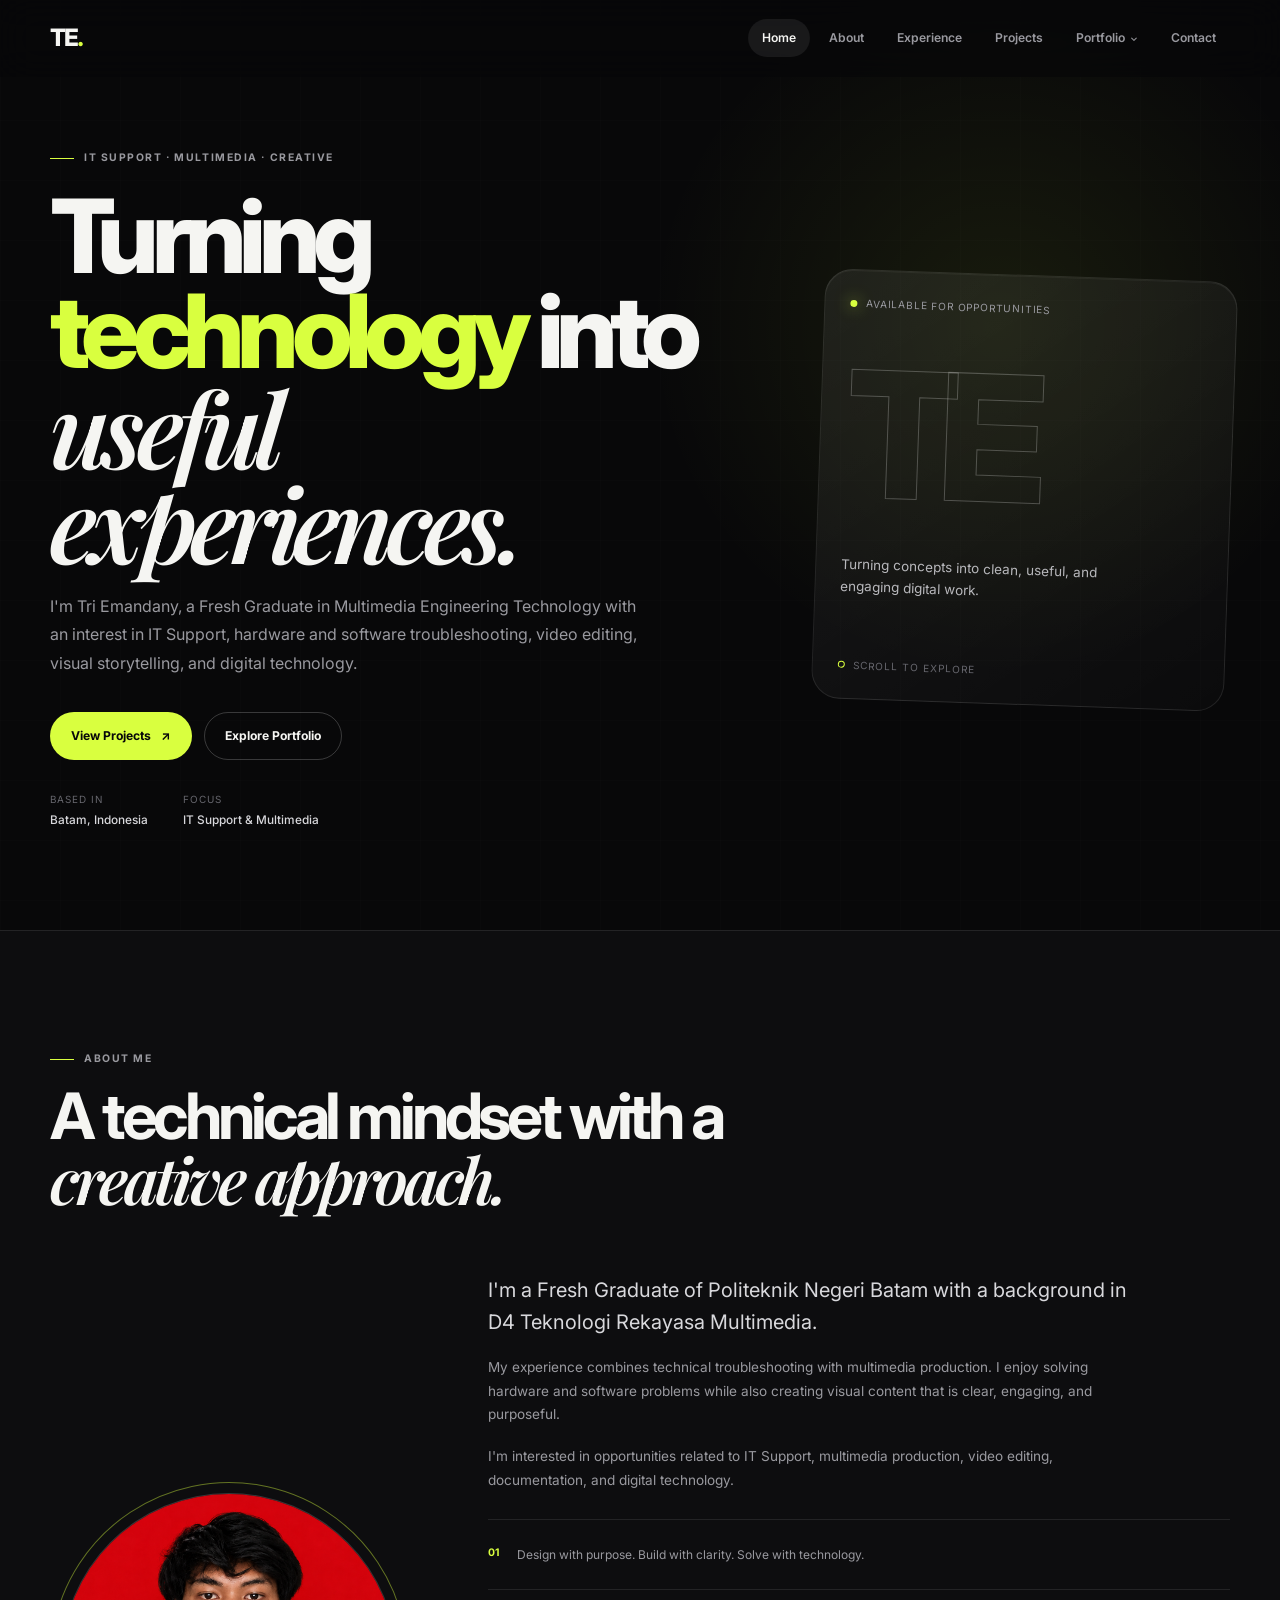
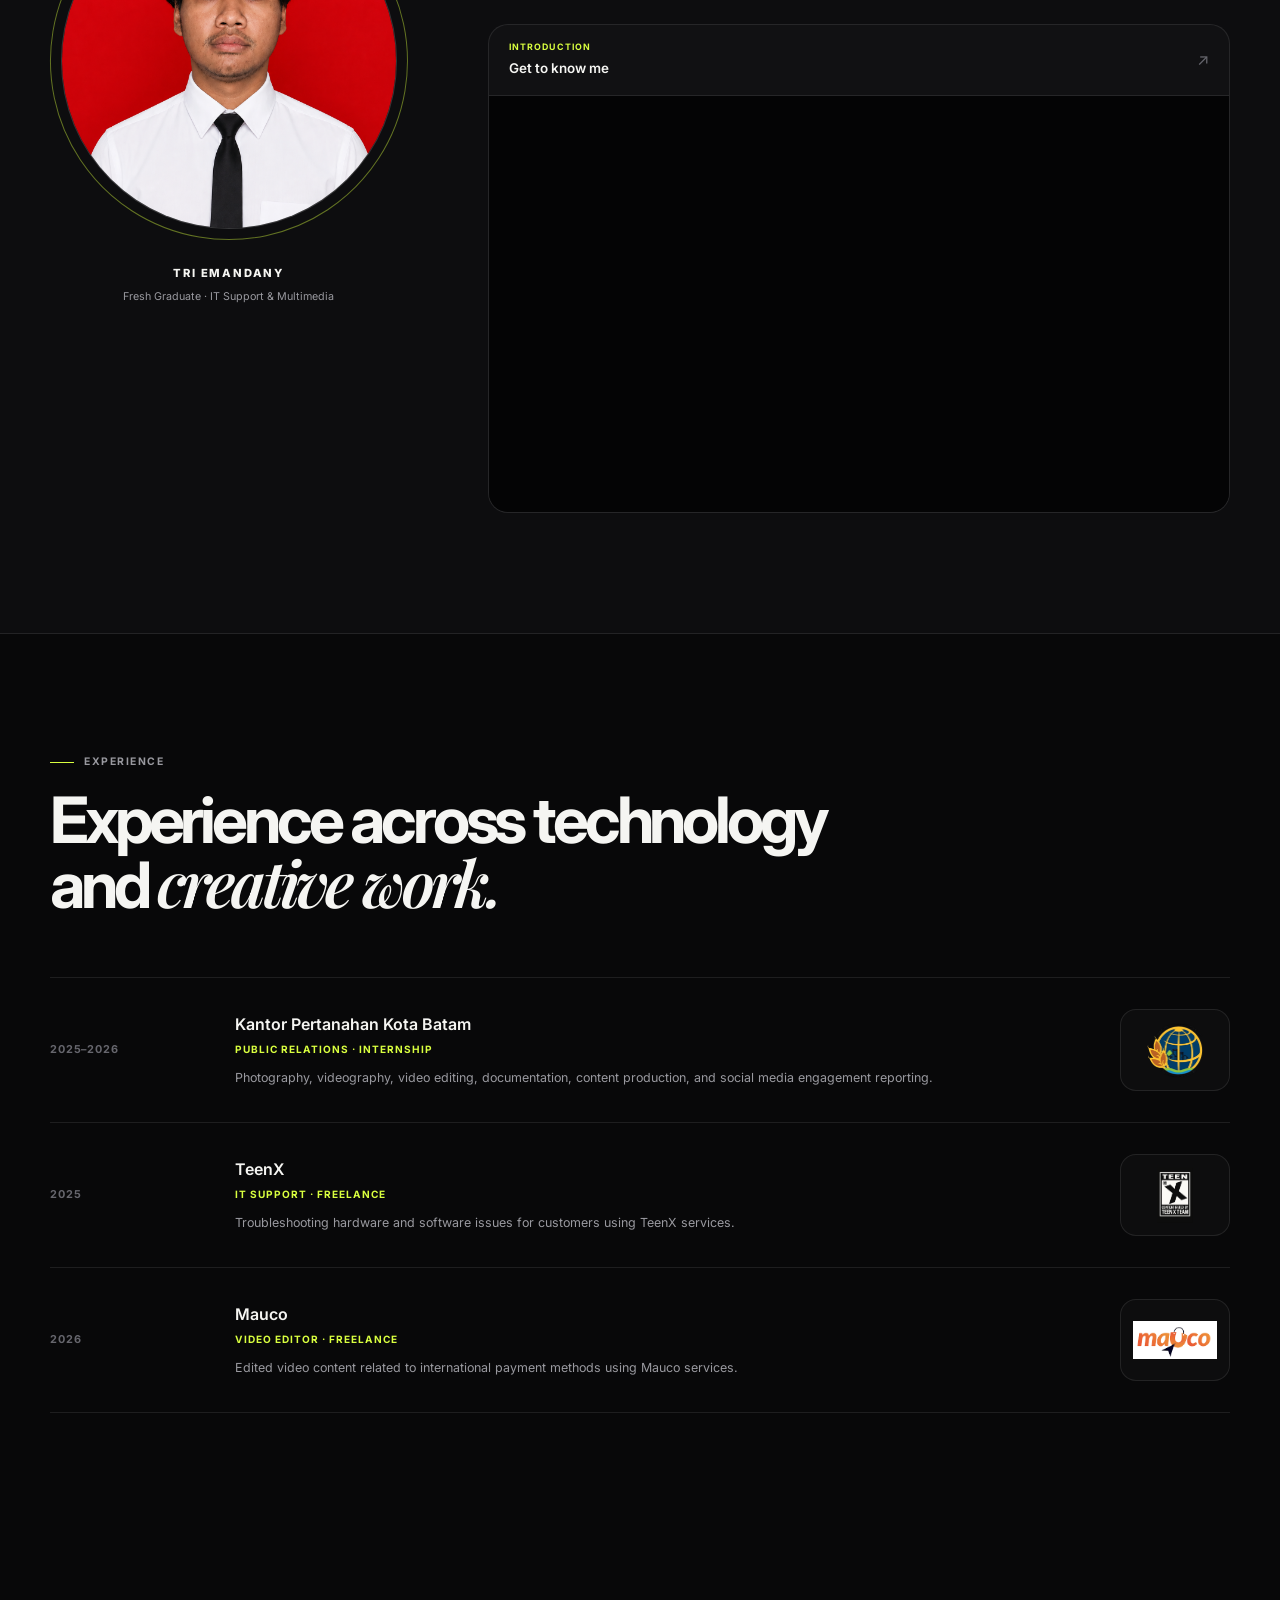
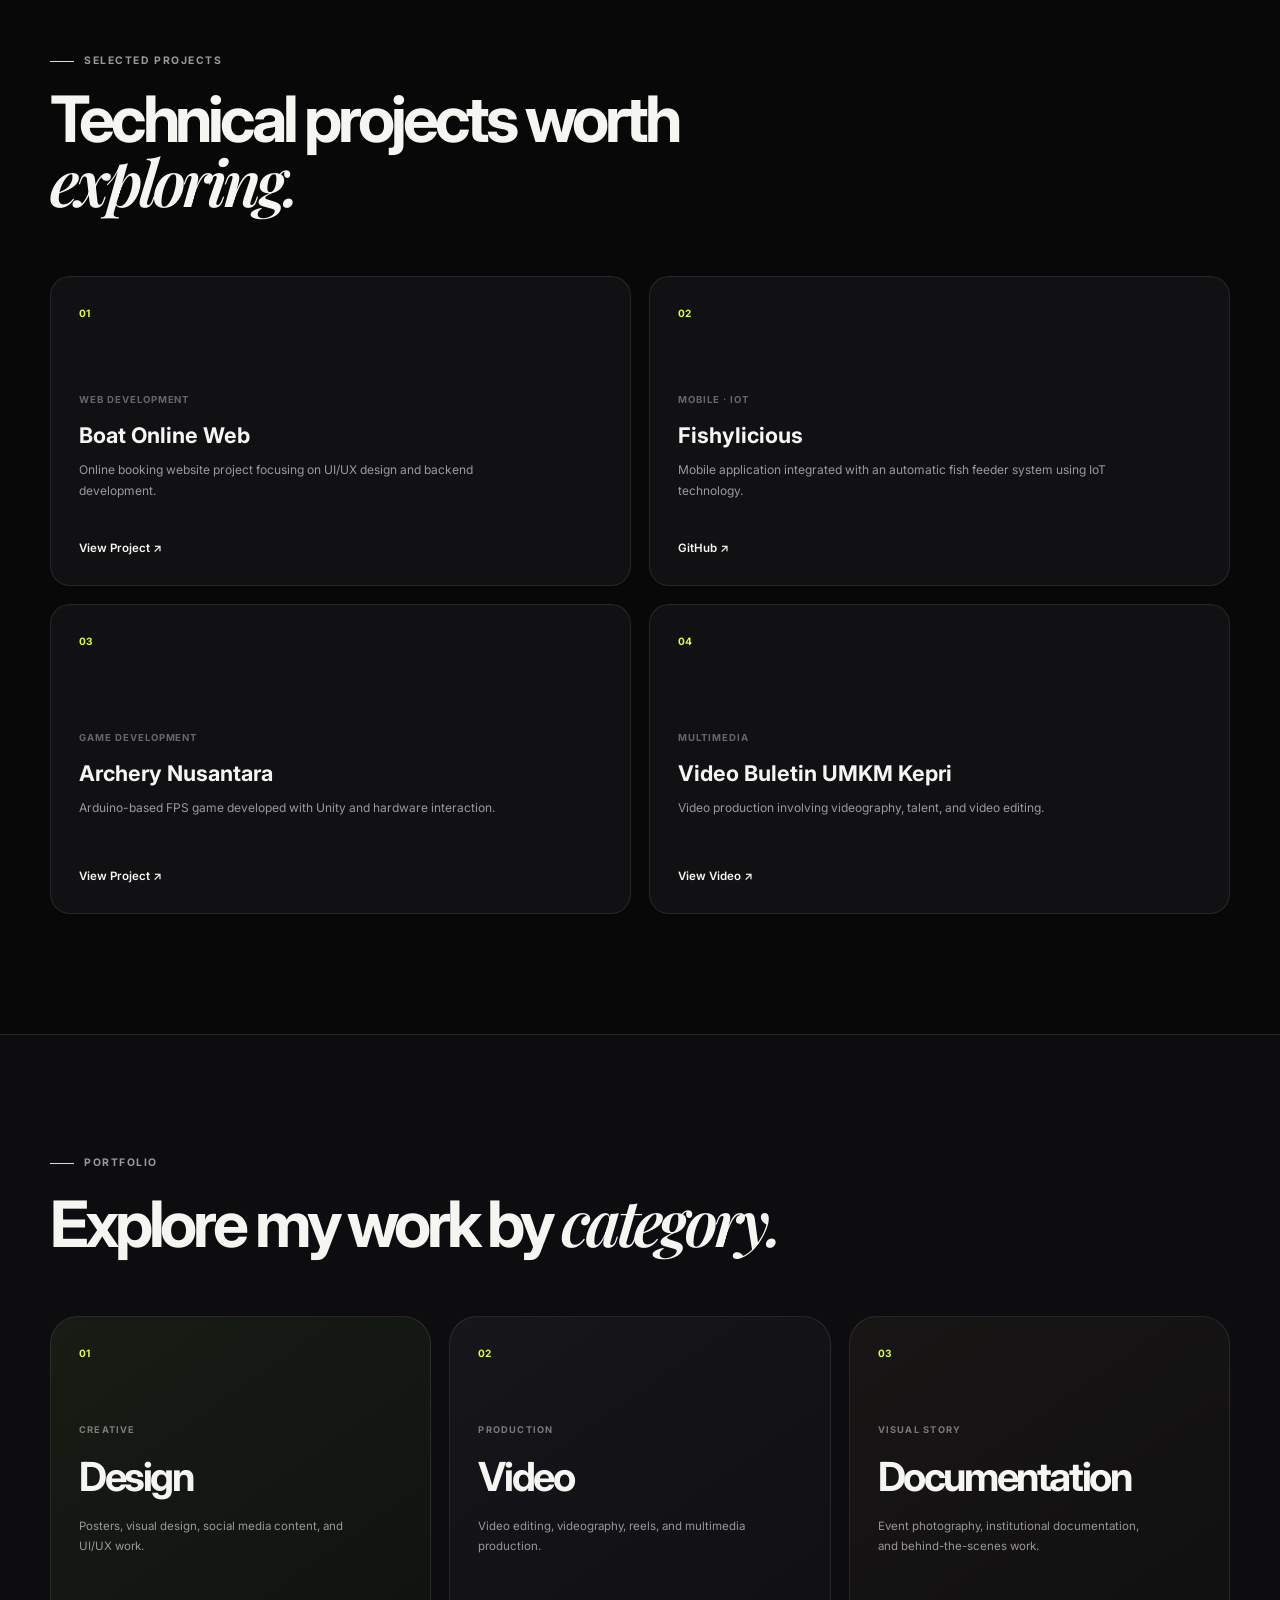
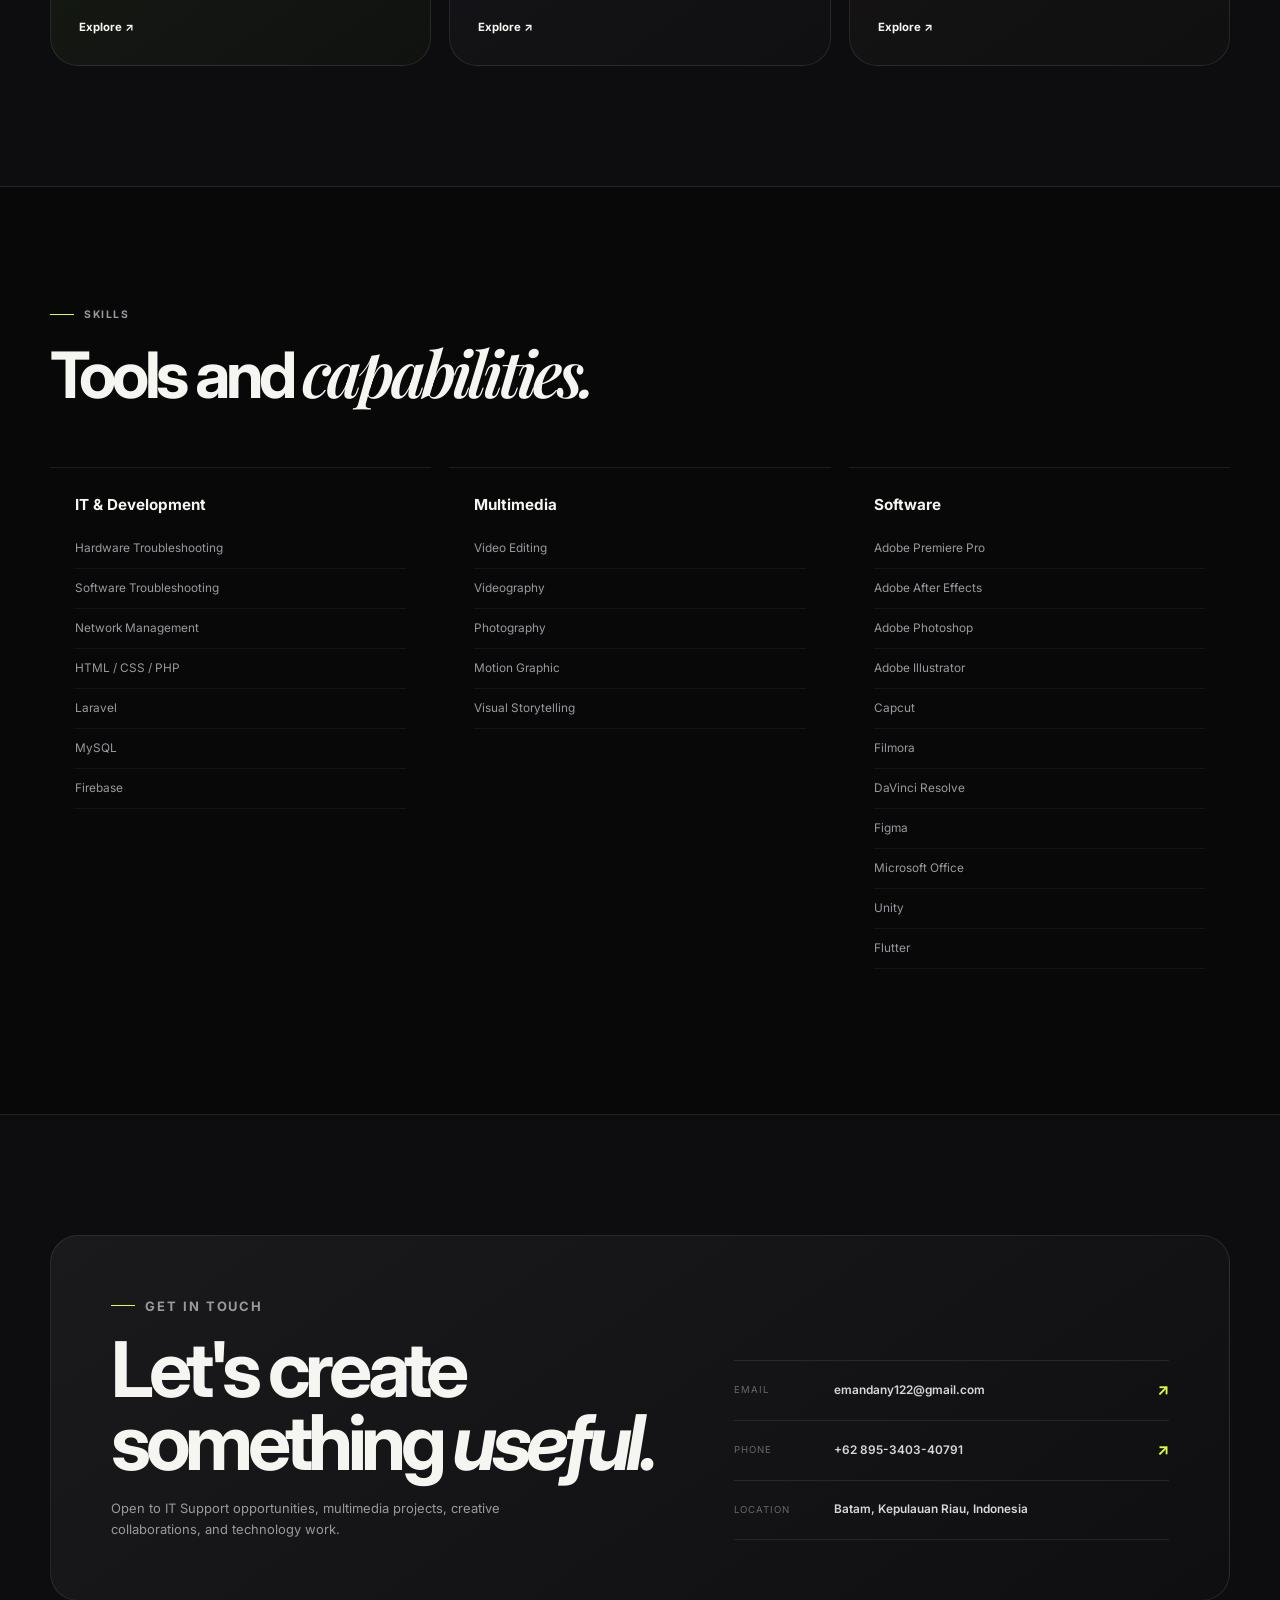
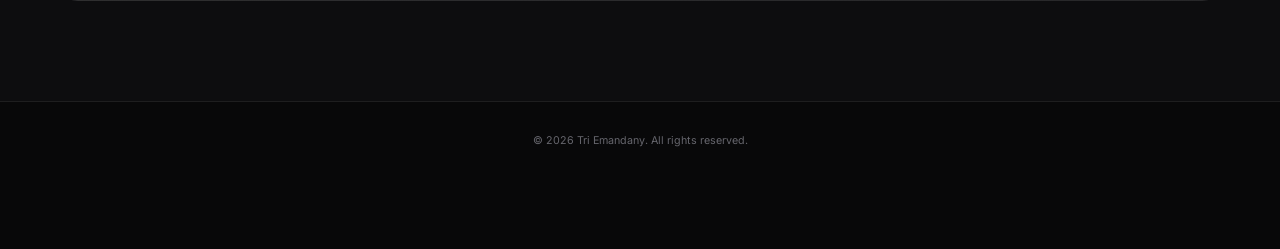
<file: index.html>
<!DOCTYPE html>
<html lang="en">

<head>

    <meta charset="UTF-8">

    <meta
        name="viewport"
        content="width=device-width, initial-scale=1.0"
    >

    <meta
        name="description"
        content="Tri Emandany — Fresh Graduate IT Support and Multimedia Portfolio"
    >

    <meta
        name="author"
        content="Tri Emandany"
    >

    <title>
        Tri Emandany — IT Support & Multimedia
    </title>


    <link rel="preconnect" href="https://fonts.googleapis.com">

    <link
        rel="preconnect"
        href="https://fonts.gstatic.com"
        crossorigin
    >

    <link
        href="https://fonts.googleapis.com/css2?family=Inter:wght@400;500;600;700;800&family=Playfair+Display:ital,wght@0,600;0,700;1,600;1,700&display=swap"
        rel="stylesheet"
    >

    <link
        rel="stylesheet"
        href="style.css"
    >

</head>


<body>


<header class="site-header">

    <div class="container">

        <a
            href="index.html"
            class="logo"
            aria-label="Tri Emandany Home"
        >
            TE<span>.</span>
        </a>


        <button
            class="menu-toggle"
            type="button"
            aria-label="Open navigation"
            aria-expanded="false"
        >
            <span></span>
            <span></span>
        </button>


        <nav
            class="navigation"
            aria-label="Main navigation"
        >

            <a
                href="#home"
                class="nav-link active"
            >
                Home
            </a>

            <a
                href="#about"
                class="nav-link"
            >
                About
            </a>

            <a
                href="#experience"
                class="nav-link"
            >
                Experience
            </a>

            <a
                href="#projects"
                class="nav-link"
            >
                Projects
            </a>


            <div class="nav-dropdown">

                <button
                    type="button"
                    class="nav-dropdown-button"
                    aria-expanded="false"
                >
                    Portfolio
                    <span>⌄</span>
                </button>


                <div class="nav-dropdown-menu">

                    <a href="design.html">
                        Design
                    </a>

                    <a href="video.html">
                        Video
                    </a>

                    <a href="documentation.html">
                        Documentation
                    </a>

                </div>

            </div>


            <a
                href="#contact"
                class="nav-link"
            >
                Contact
            </a>

        </nav>

    </div>

</header>



<main>


<section
    class="hero"
    id="home"
>

    <div class="hero-grid-bg"></div>


    <div class="container hero-container">

        <div class="hero-content">

            <p class="hero-label">
                IT SUPPORT · MULTIMEDIA · CREATIVE
            </p>


            <h1>

                Turning
                <span>
                    technology
                </span>
                into

                <em>
                    useful experiences.
                </em>

            </h1>


            <p class="hero-description">

                I'm Tri Emandany, a Fresh Graduate
                in Multimedia Engineering Technology
                with an interest in IT Support,
                hardware and software troubleshooting,
                video editing, visual storytelling,
                and digital technology.

            </p>


            <div class="hero-actions">

                <a
                    href="#projects"
                    class="button button-primary"
                >
                    View Projects
                    <span>↗</span>
                </a>


                <a
                    href="video.html"
                    class="button button-secondary"
                >
                    Explore Portfolio
                </a>

            </div>


            <div class="hero-meta">

                <div class="hero-meta-item">

                    <span>
                        Based in
                    </span>

                    <strong>
                        Batam, Indonesia
                    </strong>

                </div>


                <div class="hero-meta-item">

                    <span>
                        Focus
                    </span>

                    <strong>
                        IT Support & Multimedia
                    </strong>

                </div>

            </div>

        </div>


        <div class="hero-card">

            <div class="availability">

                <span class="status-dot"></span>

                Available for opportunities

            </div>


            <div class="hero-monogram">
                TE
            </div>


            <p>
                Turning concepts into clean,
                useful, and engaging digital work.
            </p>


            <div class="scroll-indicator">

                <span></span>

                Scroll to explore

            </div>

        </div>

    </div>

</section>



<section
    class="section about"
    id="about"
>

    <div class="container">

        <div class="section-heading">

            <p class="section-label">
                ABOUT ME
            </p>

            <h2>
                A technical mindset
                with a
                <em>
                    creative approach.
                </em>
            </h2>

        </div>


        <div class="about-profile-layout">

            <div class="profile-column">

                <div class="profile-picture-wrapper">

                    <div class="profile-ring"></div>

                    <img
                        src="assets/profile/profile.png"
                        alt="Portrait of Tri Emandany"
                        class="profile-picture"
                        loading="lazy"
                    >

                </div>


                <div class="profile-caption">

                    <span>
                        TRI EMANDANY
                    </span>

                    <p>
                        Fresh Graduate · IT Support & Multimedia
                    </p>

                </div>

            </div>


            <div class="about-content">

                <p class="about-lead">

                    I'm a Fresh Graduate of Politeknik
                    Negeri Batam with a background in
                    D4 Teknologi Rekayasa Multimedia.

                </p>


                <p>

                    My experience combines technical
                    troubleshooting with multimedia
                    production. I enjoy solving hardware
                    and software problems while also
                    creating visual content that is clear,
                    engaging, and purposeful.

                </p>


                <p>

                    I'm interested in opportunities
                    related to IT Support, multimedia
                    production, video editing,
                    documentation, and digital technology.

                </p>


                <div class="about-note">

                    <span>01</span>

                    <p>
                        Design with purpose.
                        Build with clarity.
                        Solve with technology.
                    </p>

                </div>


                <div class="video-card">

                    <div class="video-header">

                        <div>

                            <small>
                                INTRODUCTION
                            </small>

                            <h3>
                                Get to know me
                            </h3>

                        </div>

                        <span>↗</span>

                    </div>


                    <iframe
                        src="https://www.youtube.com/embed/uFypJOqU9jA?si=bAhdfYfiJtS4276H"
                        title="Tri Emandany Introduction Video"
                        loading="lazy"
                        allowfullscreen
                    ></iframe>

                </div>

            </div>

        </div>

    </div>

</section>



<section
    class="section experience"
    id="experience"
>

    <div class="container">

        <div class="section-heading">

            <p class="section-label">
                EXPERIENCE
            </p>

            <h2>
                Experience across
                technology and
                <em>
                    creative work.
                </em>
            </h2>

        </div>


        <div class="experience-list">


            <article class="experience-item">

                <div class="experience-year">
                    2025–2026
                </div>


                <div class="experience-content">

                    <h3>
                        Kantor Pertanahan Kota Batam
                    </h3>

                    <span>
                        Public Relations · Internship
                    </span>

                    <p>
                        Photography, videography,
                        video editing, documentation,
                        content production, and social
                        media engagement reporting.
                    </p>

                </div>


                <div class="experience-logo">

                    <img
                        src="assets/logos/kantor-pertanahan.png"
                        alt="Kantor Pertanahan Kota Batam logo"
                        loading="lazy"
                    >

                </div>

            </article>



            <article class="experience-item">

                <div class="experience-year">
                    2025
                </div>


                <div class="experience-content">

                    <h3>
                        TeenX
                    </h3>

                    <span>
                        IT Support · Freelance
                    </span>

                    <p>
                        Troubleshooting hardware and
                        software issues for customers
                        using TeenX services.
                    </p>

                </div>


                <div class="experience-logo">

                    <img
                        src="assets/logos/teenx.png"
                        alt="TeenX logo"
                        loading="lazy"
                    >

                </div>

            </article>



            <article class="experience-item">

                <div class="experience-year">
                    2026
                </div>


                <div class="experience-content">

                    <h3>
                        Mauco
                    </h3>

                    <span>
                        Video Editor · Freelance
                    </span>

                    <p>
                        Edited video content related
                        to international payment methods
                        using Mauco services.
                    </p>

                </div>


                <div class="experience-logo">

                    <img
                        src="assets/logos/Mauco.png"
                        alt="Mauco logo"
                        loading="lazy"
                    >

                </div>

            </article>


        </div>

    </div>

</section>



<section
    class="section projects"
    id="projects"
>

    <div class="container">

        <div class="section-heading">

            <p class="section-label">
                SELECTED PROJECTS
            </p>

            <h2>
                Technical projects
                worth
                <em>
                    exploring.
                </em>
            </h2>

        </div>


        <div class="project-grid">


            <article class="project-card">

                <div class="project-number">
                    01
                </div>

                <div class="project-content">

                    <span class="project-category">
                        WEB DEVELOPMENT
                    </span>

                    <h3>
                        Boat Online Web
                    </h3>

                    <p>
                        Online booking website project
                        focusing on UI/UX design and
                        backend development.
                    </p>

                </div>


                <a
                    href="#"
                    class="project-link"
                >
                    View Project ↗
                </a>

            </article>



            <article class="project-card">

                <div class="project-number">
                    02
                </div>

                <div class="project-content">

                    <span class="project-category">
                        MOBILE · IOT
                    </span>

                    <h3>
                        Fishylicious
                    </h3>

                    <p>
                        Mobile application integrated
                        with an automatic fish feeder
                        system using IoT technology.
                    </p>

                </div>


                <a
                    href="https://github.com/Triemandany/Fishylicious"
                    target="_blank"
                    rel="noopener noreferrer"
                    class="project-link"
                >
                    GitHub ↗
                </a>

            </article>



            <article class="project-card">

                <div class="project-number">
                    03
                </div>

                <div class="project-content">

                    <span class="project-category">
                        GAME DEVELOPMENT
                    </span>

                    <h3>
                        Archery Nusantara
                    </h3>

                    <p>
                        Arduino-based FPS game
                        developed with Unity and
                        hardware interaction.
                    </p>

                </div>


                <a
                    href="https://drive.google.com/file/d/1fizt0NeBrLa4sAKKvZLDvQi5l5RHDKcT/view?usp=sharing"
                    target="_blank"
                    rel="noopener noreferrer"
                    class="project-link"
                >
                    View Project ↗
                </a>

            </article>



            <article class="project-card">

                <div class="project-number">
                    04
                </div>

                <div class="project-content">

                    <span class="project-category">
                        MULTIMEDIA
                    </span>

                    <h3>
                        Video Buletin UMKM Kepri
                    </h3>

                    <p>
                        Video production involving
                        videography, talent,
                        and video editing.
                    </p>

                </div>


                <a
                    href="video.html"
                    class="project-link"
                >
                    View Video ↗
                </a>

            </article>


        </div>

    </div>

</section>



<section
    class="section portfolio-overview"
>

    <div class="container">

        <div class="section-heading">

            <p class="section-label">
                PORTFOLIO
            </p>

            <h2>
                Explore my work
                by
                <em>
                    category.
                </em>
            </h2>

        </div>


        <div class="portfolio-category-grid">


            <a
                href="design.html"
                class="portfolio-category design-category"
            >

                <span class="category-number">
                    01
                </span>

                <div>

                    <span>
                        CREATIVE
                    </span>

                    <h3>
                        Design
                    </h3>

                    <p>
                        Posters, visual design,
                        social media content,
                        and UI/UX work.
                    </p>

                </div>

                <strong>
                    Explore ↗
                </strong>

            </a>



            <a
                href="video.html"
                class="portfolio-category portfolio-video-card"
            >

                <span class="category-number">
                    02
                </span>

                <div>

                    <span>
                        PRODUCTION
                    </span>

                    <h3>
                        Video
                    </h3>

                    <p>
                        Video editing,
                        videography,
                        reels, and
                        multimedia production.
                    </p>

                </div>

                <strong>
                    Explore ↗
                </strong>

            </a>



            <a
                href="documentation.html"
                class="portfolio-category documentation-category"
            >

                <span class="category-number">
                    03
                </span>

                <div>

                    <span>
                        VISUAL STORY
                    </span>

                    <h3>
                        Documentation
                    </h3>

                    <p>
                        Event photography,
                        institutional documentation,
                        and behind-the-scenes work.
                    </p>

                </div>

                <strong>
                    Explore ↗
                </strong>

            </a>


        </div>

    </div>

</section>



<section
    class="section skills"
    id="skills"
>

    <div class="container">

        <div class="section-heading">

            <p class="section-label">
                SKILLS
            </p>

            <h2>
                Tools and
                <em>
                    capabilities.
                </em>
            </h2>

        </div>


        <div class="skills-grid">


            <div class="skill-group">

                <h3>
                    IT & Development
                </h3>

                <ul>

                    <li>Hardware Troubleshooting</li>
                    <li>Software Troubleshooting</li>
                    <li>Network Management</li>
                    <li>HTML / CSS / PHP</li>
                    <li>Laravel</li>
                    <li>MySQL</li>
                    <li>Firebase</li>

                </ul>

            </div>



            <div class="skill-group">

                <h3>
                    Multimedia
                </h3>

                <ul>

                    <li>Video Editing</li>
                    <li>Videography</li>
                    <li>Photography</li>
                    <li>Motion Graphic</li>
                    <li>Visual Storytelling</li>

                </ul>

            </div>



            <div class="skill-group">

                <h3>
                    Software
                </h3>

                <ul>

                    <li>Adobe Premiere Pro</li>
                    <li>Adobe After Effects</li>
                    <li>Adobe Photoshop</li>
                    <li>Adobe Illustrator</li>
                    <li>Capcut</li>
                    <li>Filmora</li>
                    <li>DaVinci Resolve</li>
                    <li>Figma</li>
                    <li>Microsoft Office</li>
                    <li>Unity</li>
                    <li>Flutter</li>

                </ul>

            </div>


        </div>

    </div>

</section>



<section
    class="section contact"
    id="contact"
>

    <div class="container">

        <div class="contact-wrapper">


            <div class="contact-intro">

                <p class="section-label">
                    GET IN TOUCH
                </p>

                <h2>
                    Let's create
                    something
                    <em>
                        useful.
                    </em>
                </h2>

                <p>
                    Open to IT Support opportunities,
                    multimedia projects, creative
                    collaborations, and technology work.
                </p>

            </div>


            <div class="contact-details">

                <a
                    href="mailto:emandany122@gmail.com"
                    class="contact-item"
                >

                    <span>
                        Email
                    </span>

                    <strong>
                        emandany122@gmail.com
                    </strong>

                    <b>↗</b>

                </a>


                <a
                    href="tel:+62895340340791"
                    class="contact-item"
                >

                    <span>
                        Phone
                    </span>

                    <strong>
                        +62 895-3403-40791
                    </strong>

                    <b>↗</b>

                </a>


                <div class="contact-item">

                    <span>
                        Location
                    </span>

                    <strong>
                        Batam, Kepulauan Riau,
                        Indonesia
                    </strong>

                </div>

            </div>

        </div>

    </div>

</section>


</main>



<footer>

    <div class="container footer-content">

        <p>
            © 2026 Tri Emandany. All rights reserved.
        </p>

    </div>

</footer>



<button
    type="button"
    class="floating-navigation floating-top-only"
    id="backToTop"
    aria-label="Back to top"
    title="Back to top"
>

    <span class="floating-nav-button">
        <span>Back to Top</span>
        <span class="floating-nav-icon">↑</span>
    </span>

</button>


<script src="main.js"></script>

</body>

</html>
</file>
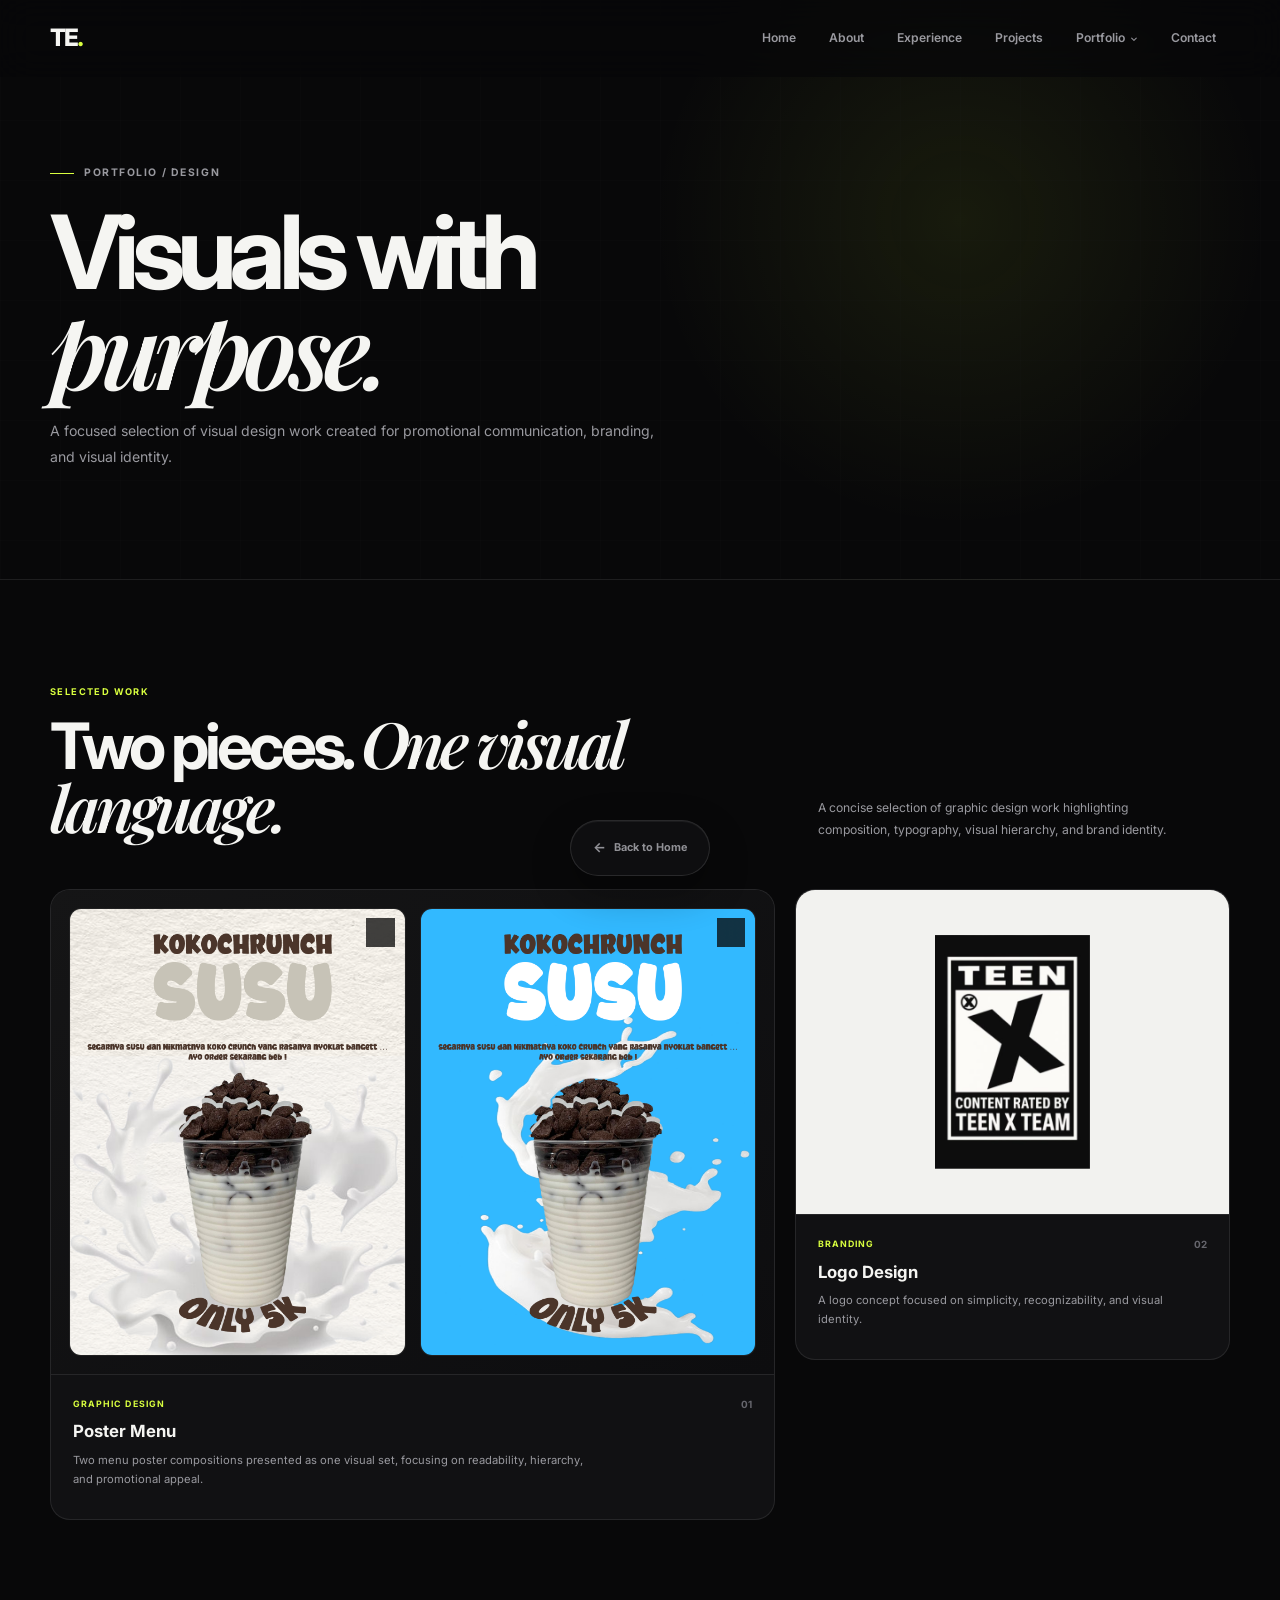
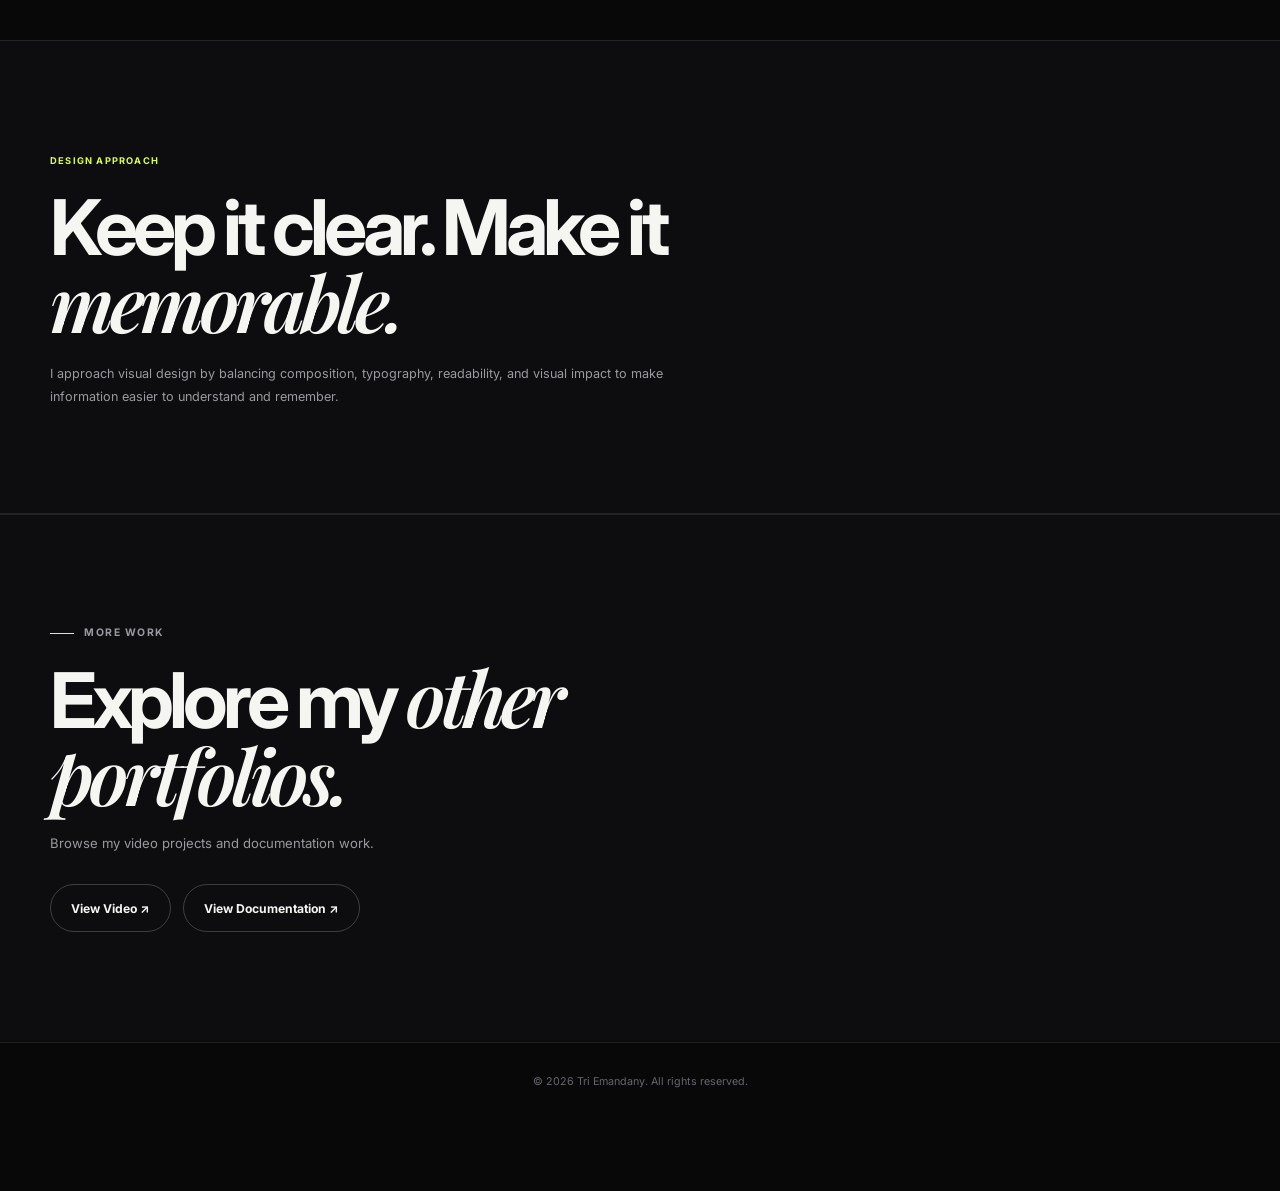
<file: design.html>
<!DOCTYPE html>
<html lang="en">

<head>

    <meta charset="UTF-8">

    <meta
        name="viewport"
        content="width=device-width, initial-scale=1.0"
    >

    <meta
        name="description"
        content="Tri Emandany — Design Portfolio"
    >

    <meta
        name="author"
        content="Tri Emandany"
    >

    <title>
        Design Portfolio — Tri Emandany
    </title>


    <link rel="preconnect" href="https://fonts.googleapis.com">

    <link
        rel="preconnect"
        href="https://fonts.gstatic.com"
        crossorigin
    >

    <link
        href="https://fonts.googleapis.com/css2?family=Inter:wght@400;500;600;700;800&family=Playfair+Display:ital,wght@0,600;0,700;1,600;1,700&display=swap"
        rel="stylesheet"
    >

    <link
        rel="stylesheet"
        href="style.css"
    >

</head>


<body>


<header class="site-header">

    <div class="container">

        <a
            href="index.html"
            class="logo"
            aria-label="Tri Emandany Home"
        >
            TE<span>.</span>
        </a>


        <button
            class="menu-toggle"
            type="button"
            aria-label="Open navigation"
            aria-expanded="false"
        >
            <span></span>
            <span></span>
        </button>


        <nav
            class="navigation"
            aria-label="Main navigation"
        >

            <a href="index.html">
                Home
            </a>

            <a href="index.html#about">
                About
            </a>

            <a href="index.html#experience">
                Experience
            </a>

            <a href="index.html#projects">
                Projects
            </a>


            <div class="nav-dropdown">

                <button
                    class="nav-dropdown-button"
                    type="button"
                    aria-expanded="false"
                >
                    Portfolio
                    <span>⌄</span>
                </button>


                <div class="nav-dropdown-menu">

                    <a
                        href="design.html"
                        class="active"
                    >
                        Design
                    </a>

                    <a href="video.html">
                        Video
                    </a>

                    <a href="documentation.html">
                        Documentation
                    </a>

                </div>

            </div>


            <a href="index.html#contact">
                Contact
            </a>

        </nav>

    </div>

</header>



<main>


<section class="portfolio-page-header">

    <div class="container">

        <p class="section-label">
            PORTFOLIO / DESIGN
        </p>


        <h1>
            Visuals with
            <em>purpose.</em>
        </h1>


        <p>
            A focused selection of visual design work
            created for promotional communication,
            branding, and visual identity.
        </p>

    </div>

</section>



<section class="design-showcase">

    <div class="container">


        <div class="design-intro">

            <div>

                <span>
                    SELECTED WORK
                </span>

                <h2>
                    Two pieces.
                    <em>One visual language.</em>
                </h2>

            </div>


            <p>
                A concise selection of graphic design
                work highlighting composition,
                typography, visual hierarchy,
                and brand identity.
            </p>

        </div>



        <div class="design-grid">


            <article class="design-card design-card-poster">

                <div class="design-image-pair">


                    <figure class="poster-item">

                        <img
                            src="assets/design/poster_menu.png"
                            alt="Poster menu design 01 by Tri Emandany"
                            loading="lazy"
                        >

                        <figcaption>
                            01
                        </figcaption>

                    </figure>


                    <figure class="poster-item">

                        <img
                            src="assets/design/poster_menu1.png"
                            alt="Poster menu design 02 by Tri Emandany"
                            loading="lazy"
                        >

                        <figcaption>
                            02
                        </figcaption>

                    </figure>


                </div>


                <div class="design-info">

                    <div>

                        <span>
                            GRAPHIC DESIGN
                        </span>

                        <h3>
                            Poster Menu
                        </h3>

                        <p>
                            Two menu poster compositions
                            presented as one visual set,
                            focusing on readability,
                            hierarchy, and promotional appeal.
                        </p>

                    </div>


                    <span class="design-number">
                        01
                    </span>

                </div>

            </article>



            <article class="design-card">

                <div class="design-image design-image-logo">

                    <img
                        src="assets/logos/teenx.png"
                        alt="Logo design by Tri Emandany"
                        loading="lazy"
                    >


                    <div class="design-overlay">

                        <span>
                            LOGO DESIGN
                        </span>

                        <strong>
                            02
                        </strong>

                    </div>

                </div>


                <div class="design-info">

                    <div>

                        <span>
                            BRANDING
                        </span>

                        <h3>
                            Logo Design
                        </h3>

                        <p>
                            A logo concept focused on
                            simplicity, recognizability,
                            and visual identity.
                        </p>

                    </div>


                    <span class="design-number">
                        02
                    </span>

                </div>

            </article>


        </div>

    </div>

</section>



<section class="design-note">

    <div class="container">

        <div class="design-note-inner">

            <span>
                DESIGN APPROACH
            </span>

            <h2>
                Keep it clear.
                Make it
                <em>
                    memorable.
                </em>
            </h2>

            <p>
                I approach visual design by balancing
                composition, typography, readability,
                and visual impact to make information
                easier to understand and remember.
            </p>

        </div>

    </div>

</section>



<section class="video-cta">

    <div class="container">

        <div class="video-cta-content">

            <p class="section-label">
                MORE WORK
            </p>

            <h2>
                Explore my
                <em>other portfolios.</em>
            </h2>

            <p>
                Browse my video projects and
                documentation work.
            </p>


            <div class="video-cta-buttons">

                <a
                    href="video.html"
                    class="button button-secondary"
                >
                    View Video ↗
                </a>


                <a
                    href="documentation.html"
                    class="button button-secondary"
                >
                    View Documentation ↗
                </a>

            </div>

        </div>

    </div>

</section>


</main>



<footer>

    <div class="container footer-content">

        <p>
            © 2026 Tri Emandany. All rights reserved.
        </p>

    </div>

</footer>



<a
    href="index.html"
    class="floating-navigation floating-home-only"
    aria-label="Back to Home"
    title="Back to Home"
>

    <span class="floating-nav-button">
        <span class="floating-nav-icon">←</span>
        <span>Back to Home</span>
    </span>

</a>


<script src="main.js"></script>

</body>

</html>
</file>
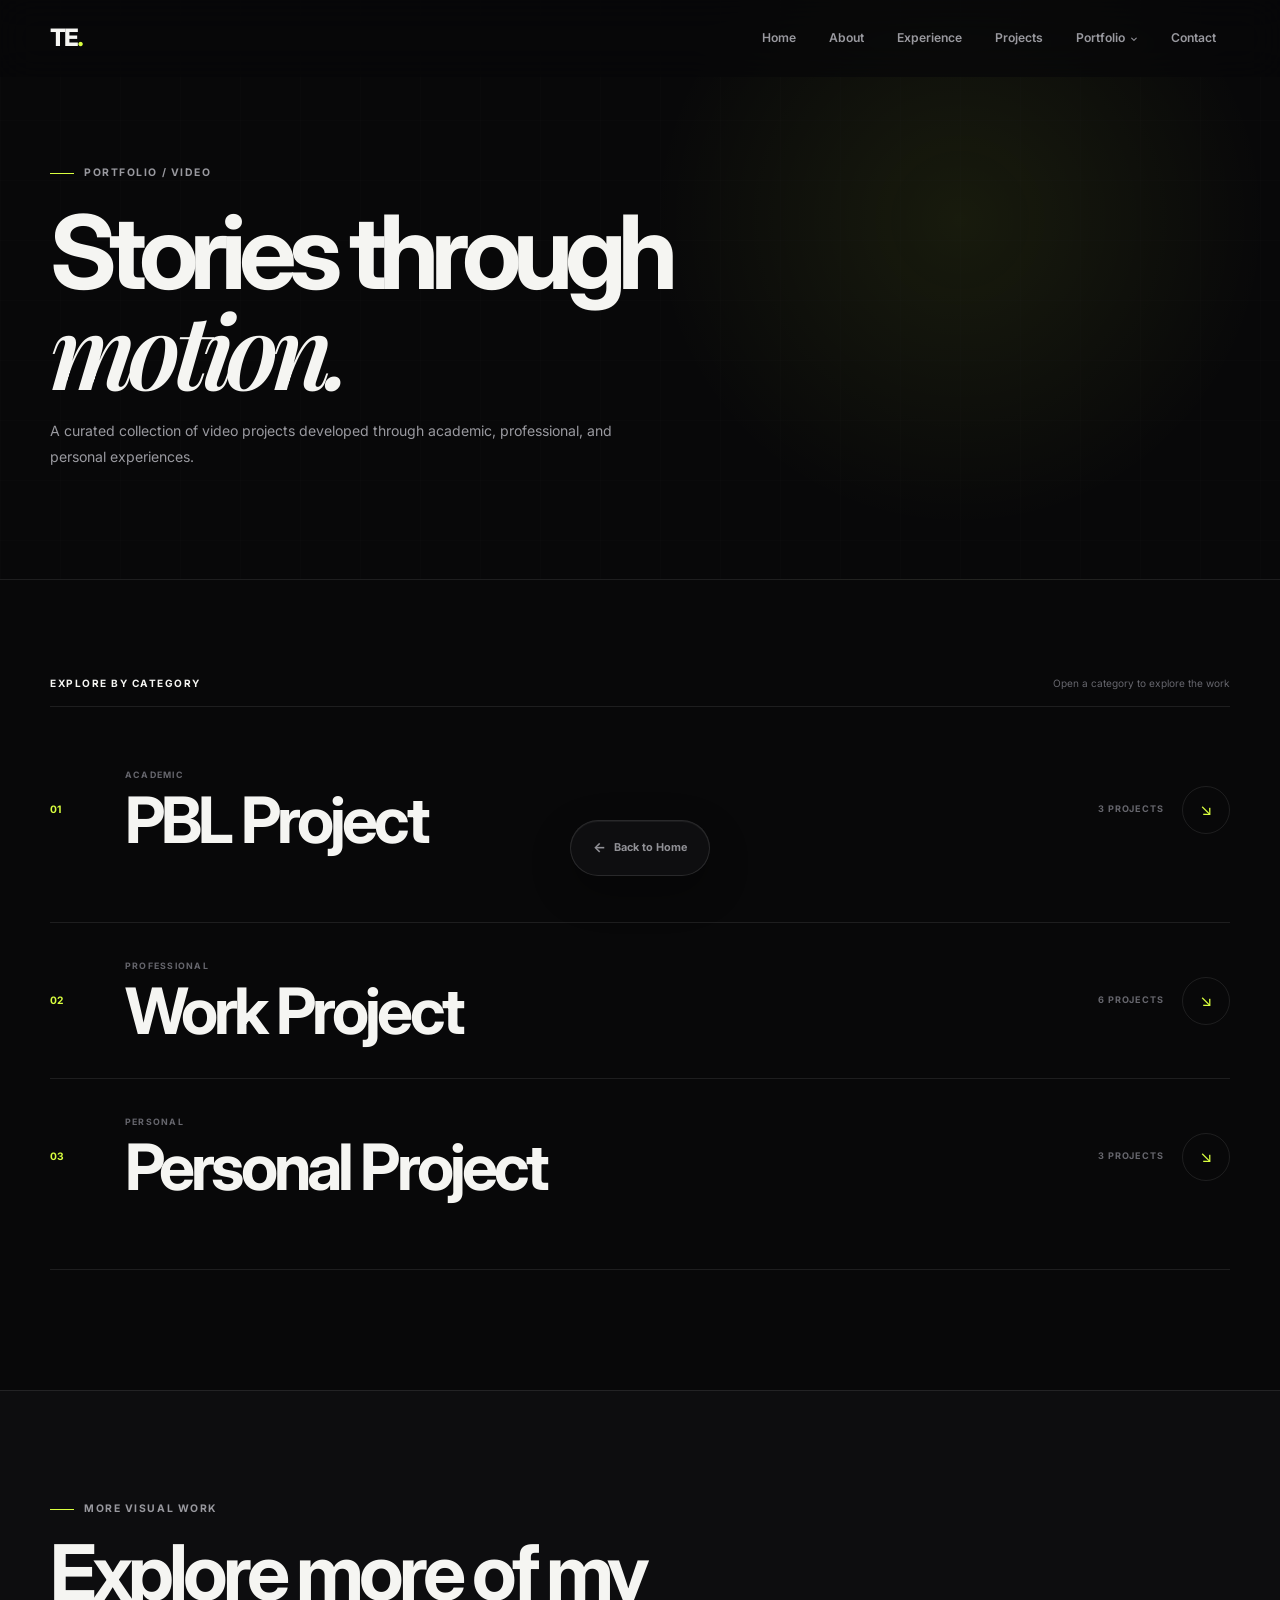
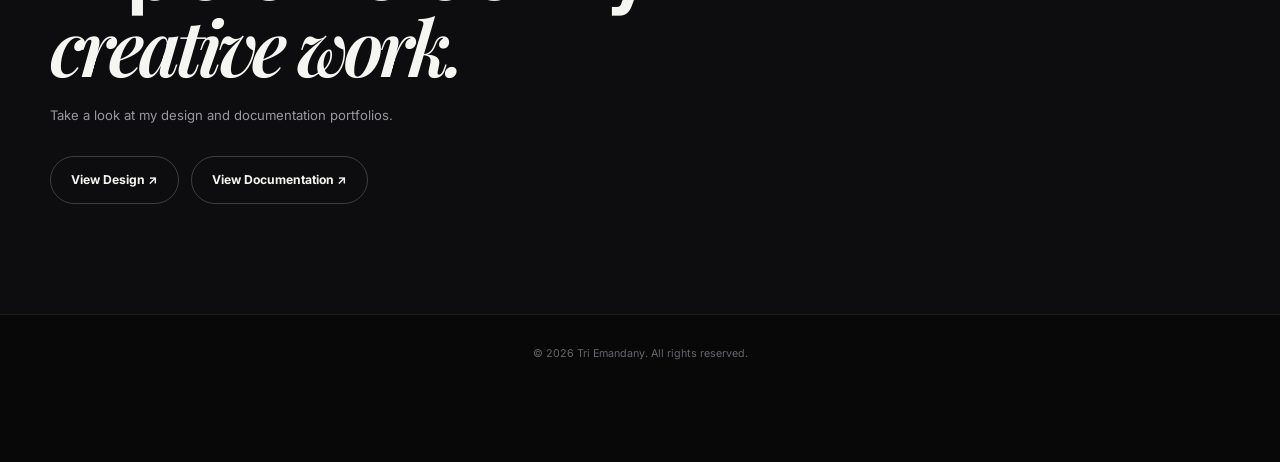
<file: video.html>
<!DOCTYPE html>
<html lang="en">

<head>

    <meta charset="UTF-8">

    <meta
        name="viewport"
        content="width=device-width, initial-scale=1.0"
    >

    <meta
        name="description"
        content="Tri Emandany — Video Portfolio"
    >

    <meta
        name="author"
        content="Tri Emandany"
    >

    <title>
        Video Portfolio — Tri Emandany
    </title>


    <link rel="preconnect" href="https://fonts.googleapis.com">

    <link
        rel="preconnect"
        href="https://fonts.googleapis.com"
        crossorigin
    >

    <link
        href="https://fonts.googleapis.com/css2?family=Inter:wght@400;500;600;700;800&family=Playfair+Display:ital,wght@0,600;0,700;1,600;1,700&display=swap"
        rel="stylesheet"
    >

    <link
        rel="stylesheet"
        href="style.css"
    >


<style>
/* =========================================================
   WORK PROJECT SOURCE SELECTOR
   ========================================================= */
.work-project-category {
    position: relative;
}

.work-project-trigger {
    cursor: pointer;
}

.work-project-modal {
    position: fixed;
    inset: 0;
    z-index: 9999;
    display: flex;
    align-items: center;
    justify-content: center;
    padding: 24px;
    opacity: 0;
    visibility: hidden;
    pointer-events: none;
    transition: opacity .25s ease, visibility .25s ease;
}

.work-project-modal.is-open {
    opacity: 1;
    visibility: visible;
    pointer-events: auto;
}

.work-project-modal-backdrop {
    position: absolute;
    inset: 0;
    background: rgba(0,0,0,.65);
    backdrop-filter: blur(8px);
}

.work-project-modal-content {
    position: relative;
    width: min(560px, 100%);
    padding: 40px;
    background: #fff;
    border: 1px solid rgba(0,0,0,.08);
    border-radius: 24px;
    box-shadow: 0 30px 80px rgba(0,0,0,.25);
    transform: translateY(16px) scale(.98);
    transition: transform .25s ease;
}

.work-project-modal.is-open .work-project-modal-content {
    transform: translateY(0) scale(1);
}

.work-project-modal-content h3 {
    margin: 8px 0 8px;
    font-size: clamp(28px, 5vw, 42px);
}

.work-project-modal-content > p {
    margin: 0 0 28px;
    opacity: .65;
}

.work-project-modal-close {
    position: absolute;
    top: 16px;
    right: 16px;
    width: 40px;
    height: 40px;
    border: 0;
    border-radius: 50%;
    background: #f2f2f2;
    font-size: 26px;
    line-height: 1;
    cursor: pointer;
}

.work-project-options {
    display: grid;
    gap: 12px;
}

.work-project-option {
    width: 100%;
    display: grid;
    grid-template-columns: 44px 1fr auto;
    align-items: center;
    gap: 16px;
    padding: 20px;
    text-align: left;
    border: 1px solid rgba(0,0,0,.1);
    border-radius: 16px;
    background: #fafafa;
    cursor: pointer;
    transition: transform .2s ease, background .2s ease, border-color .2s ease;
}

.work-project-option:hover {
    transform: translateX(5px);
    background: #fff;
    border-color: rgba(0,0,0,.25);
}

.work-project-option .option-number {
    font-weight: 700;
    opacity: .45;
}

.work-project-option strong,
.work-project-option small {
    display: block;
}

.work-project-option strong {
    font-size: 18px;
}

.work-project-option small {
    margin-top: 4px;
    opacity: .55;
}

.work-project-option .option-arrow {
    font-size: 20px;
}

.work-source-dropdown {
    margin-top: 18px;
    padding: 24px 0 8px;
    animation: workSourceIn .3s ease both;
}

.work-source-dropdown[hidden] {
    display: none;
}

@keyframes workSourceIn {
    from { opacity: 0; transform: translateY(-10px); }
    to { opacity: 1; transform: translateY(0); }
}

.work-source-header {
    display: flex;
    align-items: center;
    justify-content: space-between;
    gap: 20px;
    margin-bottom: 20px;
}

.work-source-header span {
    font-size: 11px;
    letter-spacing: .12em;
    font-weight: 700;
    opacity: .55;
}

.work-source-header h3 {
    margin: 5px 0 0;
}

.work-source-close {
    flex-shrink: 0;
    padding: 9px 14px;
    border: 1px solid rgba(0,0,0,.12);
    border-radius: 999px;
    background: transparent;
    cursor: pointer;
}

body.work-modal-open {
    overflow: hidden;
}

@media (max-width: 700px) {
    .work-project-modal {
        padding: 16px;
    }

    .work-project-modal-content {
        padding: 32px 20px 20px;
        border-radius: 20px;
    }

    .work-project-option {
        padding: 16px;
    }

    .work-source-header {
        align-items: flex-start;
        flex-direction: column;
    }
}
</style>

</head>


<body>


<header class="site-header">

    <div class="container">

        <a
            href="index.html"
            class="logo"
            aria-label="Tri Emandany Home"
        >
            TE<span>.</span>
        </a>


        <button
            class="menu-toggle"
            type="button"
            aria-label="Open navigation"
            aria-expanded="false"
        >
            <span></span>
            <span></span>
        </button>


        <nav
            class="navigation"
            aria-label="Main navigation"
        >

            <a href="index.html">
                Home
            </a>

            <a href="index.html#about">
                About
            </a>

            <a href="index.html#experience">
                Experience
            </a>

            <a href="index.html#projects">
                Projects
            </a>


            <div class="nav-dropdown">

                <button
                    class="nav-dropdown-button"
                    type="button"
                    aria-expanded="false"
                >
                    Portfolio
                    <span>⌄</span>
                </button>


                <div class="nav-dropdown-menu">

                    <a href="design.html">
                        Design
                    </a>

                    <a
                        href="video.html"
                        class="active"
                    >
                        Video
                    </a>

                    <a href="documentation.html">
                        Documentation
                    </a>

                </div>

            </div>


            <a href="index.html#contact">
                Contact
            </a>

        </nav>

    </div>

</header>



<main>


<section class="video-page-hero">

    <div class="container">

        <p class="section-label">
            PORTFOLIO / VIDEO
        </p>


        <h1>
            Stories through
            <em>motion.</em>
        </h1>


        <p class="video-page-description">

            A curated collection of video projects
            developed through academic, professional,
            and personal experiences.

        </p>

    </div>

</section>



<section class="video-categories">

    <div class="container">


        <div class="video-category-intro">

            <div>

                <p>
                    EXPLORE BY CATEGORY
                </p>

                <span>
                    Open a category to explore the work
                </span>

            </div>

        </div>



        <!-- =================================================
             PBL PROJECT
             ================================================= -->

        <section
            class="video-category"
            data-category="pbl"
        >

            <button
                class="video-category-heading"
                type="button"
                aria-expanded="false"
            >

                <div class="category-title">

                    <span class="category-number">
                        01
                    </span>


                    <div>

                        <small>
                            ACADEMIC
                        </small>

                        <h2>
                            PBL Project
                        </h2>

                    </div>

                </div>


                <div class="category-controls">

                    <span class="category-count">
                        3 PROJECTS
                    </span>

                    <span class="category-arrow">
                        ↘
                    </span>

                </div>

            </button>


            <div class="video-dropdown">

                <div class="video-carousel">

                    <button
                        class="carousel-button carousel-prev"
                        type="button"
                        aria-label="Previous PBL videos"
                    >
                        ←
                    </button>


                    <div class="video-track">


                        <article class="showcase-video">

                            <div class="showcase-video-player">

                                <iframe
                                    src="https://www.youtube.com/embed/k_bJzupzD6c?si=AQyi9cW4wZyEAKHh"
                                    title="Fantasea Boat Demo Video"
                                    loading="lazy"
                                    allowfullscreen
                                ></iframe>

                            </div>


                            <div class="showcase-video-info">

                                <span>
                                    PBL PROJECT
                                </span>

                                <h3>
                                    Fantasea Boat Demo
                                </h3>

                                <p>
                                    Product demonstration
                                    and promotional video.
                                </p>

                            </div>

                        </article>



                        <article class="showcase-video">

                            <div class="showcase-video-player">

                                <iframe
                                    src="https://www.youtube.com/embed/TathXcOauAk?si=1wcVV07IHFRYXoAE"
                                    title="Video Buletin UMKM Kepri"
                                    loading="lazy"
                                    allowfullscreen
                                ></iframe>

                            </div>


                            <div class="showcase-video-info">

                                <span>
                                    PBL PROJECT
                                </span>

                                <h3>
                                    Video Buletin UMKM Kepri
                                </h3>

                                <p>
                                    Video production involving
                                    videography, talent,
                                    and editing.
                                </p>

                            </div>

                        </article>



                        <article class="showcase-video">

                            <div class="showcase-video-player">

                                <iframe
                                    src="https://www.youtube.com/embed/oECU3alRtOg?si=Rt0xaWoTLwxW-kjs"
                                    title="Fishylicious Demo Video"
                                    loading="lazy"
                                    allowfullscreen
                                ></iframe>

                            </div>


                            <div class="showcase-video-info">

                                <span>
                                    PERSONAL PROJECT
                                </span>

                                <h3>
                                    Fishylicious
                                </h3>

                                <p>
                                    IoT project featuring
                                    an automatic fish feeder
                                    and mobile application.
                                </p>

                            </div>

                        </article>



                        <article class="showcase-video">

                            <div class="showcase-video-player">

                                <iframe
                                    src="https://www.youtube.com/embed/0M5-ScNsPf0?si=ewLCj--YAZ8O3ira"
                                    title="Archery Nusantara Demo"
                                    loading="lazy"
                                    allowfullscreen
                                ></iframe>

                            </div>


                            <div class="showcase-video-info">

                                <span>
                                    PBL / TECHNOLOGY
                                </span>

                                <h3>
                                    Archery Nusantara
                                </h3>

                                <p>
                                    Interactive project combining
                                    Unity, Arduino, and game development.
                                </p>

                            </div>

                        </article>



                        <article class="showcase-video">

                            <div class="showcase-video-player">

                                <iframe
                                    src="https://www.youtube.com/embed/5ymXtlek9o8?si=f20f6UJ7t5jcmo6_"
                                    title="P8 Video Project"
                                    loading="lazy"
                                    allowfullscreen
                                ></iframe>

                            </div>


                            <div class="showcase-video-info">

                                <span>
                                    PBL PROJECT
                                </span>

                                <h3>
                                    P8 Video Project
                                </h3>

                                <p>
                                    Educational multimedia
                                    project involving video
                                    production and editing.
                                </p>

                            </div>

                        </article>


                    </div>


                    <button
                        class="carousel-button carousel-next"
                        type="button"
                        aria-label="Next PBL videos"
                    >
                        →
                    </button>

                </div>

            </div>

        </section>



        <!-- =================================================
             WORK PROJECT
             ================================================= -->

        <section
            class="video-category work-project-category"
            data-category="work"
        >

            <button
                class="video-category-heading work-project-trigger"
                type="button"
                aria-expanded="false"
                aria-controls="work-project-modal"
            >

                <div class="category-title">
                    <span class="category-number">02</span>

                    <div>
                        <small>PROFESSIONAL</small>
                        <h2>Work Project</h2>
                    </div>
                </div>

                <div class="category-controls">
                    <span class="category-count">6 PROJECTS</span>
                    <span class="category-arrow">↘</span>
                </div>

            </button>


            <!-- WORK PROJECT POPUP -->
            <div
                class="work-project-modal"
                id="work-project-modal"
                aria-hidden="true"
            >
                <div class="work-project-modal-backdrop"></div>

                <div
                    class="work-project-modal-content"
                    role="dialog"
                    aria-modal="true"
                    aria-labelledby="work-project-modal-title"
                >
                    <button
                        class="work-project-modal-close"
                        type="button"
                        aria-label="Close work project selection"
                    >
                        ×
                    </button>

                    <span class="section-label">WORK PROJECT</span>
                    <h3 id="work-project-modal-title">Choose a project source.</h3>
                    <p>
                        Select the platform you want to explore.
                    </p>

                    <div class="work-project-options">
                        <button
                            class="work-project-option"
                            type="button"
                            data-work-source="kantah"
                        >
                            <span class="option-number">01</span>
                            <span>
                                <strong>Kantah Batam</strong>
                                <small>Instagram Reels</small>
                            </span>
                            <span class="option-arrow">↗</span>
                        </button>

                        <button
                            class="work-project-option"
                            type="button"
                            data-work-source="mauco"
                        >
                            <span class="option-number">02</span>
                            <span>
                                <strong>Mauco</strong>
                                <small>YouTube Videos</small>
                            </span>
                            <span class="option-arrow">↗</span>
                        </button>
                    </div>
                </div>
            </div>


            <!-- KANTAH BATAM DROPDOWN -->
            <div class="work-source-dropdown" data-work-panel="kantah" hidden>
                <div class="work-source-header">
                    <div>
                        <span>KANTOR PERTANAHAN KOTA BATAM</span>
                        <h3>Instagram Reels</h3>
                    </div>

                    <button
                        class="work-source-close"
                        type="button"
                        data-close-work-source
                    >
                        Close ×
                    </button>
                </div>

                <div class="video-carousel">
                    <button class="carousel-button carousel-prev" type="button" aria-label="Previous Kantah Batam videos">←</button>

                    <div class="video-track">

                        <article class="showcase-video instagram-video">
                            <div class="instagram-wrapper">
                                <blockquote class="instagram-media" data-instgrm-permalink="https://www.instagram.com/reel/DZv5HcfT8f6/" data-instgrm-version="14">
                                    <a href="https://www.instagram.com/reel/DZv5HcfT8f6/" target="_blank" rel="noopener noreferrer">View this post on Instagram</a>
                                </blockquote>
                            </div>
                            <div class="showcase-video-info">
                                <span>KANTOR PERTANAHAN KOTA BATAM</span>
                                <h3>Layanan Persase</h3>
                                <p>Instagram Reels content explaining the Persase land service.</p>
                            </div>
                        </article>

                        <article class="showcase-video instagram-video">
                            <div class="instagram-wrapper">
                                <blockquote class="instagram-media" data-instgrm-permalink="https://www.instagram.com/reel/DZv4uUDzYMq/" data-instgrm-version="14">
                                    <a href="https://www.instagram.com/reel/DZv4uUDzYMq/" target="_blank" rel="noopener noreferrer">View this post on Instagram</a>
                                </blockquote>
                            </div>
                            <div class="showcase-video-info">
                                <span>KANTOR PERTANAHAN KOTA BATAM</span>
                                <h3>Antrian Online</h3>
                                <p>Instagram Reels content introducing the online queue service.</p>
                            </div>
                        </article>

                        <article class="showcase-video instagram-video">
                            <div class="instagram-wrapper">
                                <blockquote class="instagram-media" data-instgrm-permalink="https://www.instagram.com/reel/DZv1rXuzHvd/" data-instgrm-version="14">
                                    <a href="https://www.instagram.com/reel/DZv1rXuzHvd/" target="_blank" rel="noopener noreferrer">View this post on Instagram</a>
                                </blockquote>
                            </div>
                            <div class="showcase-video-info">
                                <span>KANTOR PERTANAHAN KOTA BATAM</span>
                                <h3>Kemudahan Akses Layanan Pertanahan Digital</h3>
                                <p>Instagram Reels content highlighting easier access to digital land services.</p>
                            </div>
                        </article>

                    </div>

                    <button class="carousel-button carousel-next" type="button" aria-label="Next Kantah Batam videos">→</button>
                </div>
            </div>


            <!-- MAUCO DROPDOWN -->
            <div class="work-source-dropdown" data-work-panel="mauco" hidden>
                <div class="work-source-header">
                    <div>
                        <span>MAUCO</span>
                        <h3>YouTube Videos</h3>
                    </div>

                    <button
                        class="work-source-close"
                        type="button"
                        data-close-work-source
                    >
                        Close ×
                    </button>
                </div>

                <div class="video-carousel">
                    <button class="carousel-button carousel-prev" type="button" aria-label="Previous Mauco videos">←</button>

                    <div class="video-track">

                        <article class="showcase-video">
                            <div class="showcase-video-player">
                                <iframe src="https://www.youtube.com/embed/ARuDJlC3ogE" title="Mauco Work Project 01" frameborder="0" allow="accelerometer; autoplay; clipboard-write; encrypted-media; gyroscope; picture-in-picture; web-share" allowfullscreen></iframe>
                            </div>
                            <div class="showcase-video-info">
                                <span>MAUCO</span>
                                <h3>Video Project 01</h3>
                                <p>Video editing project created as part of my professional work with Mauco.</p>
                            </div>
                        </article>

                        <article class="showcase-video">
                            <div class="showcase-video-player">
                                <iframe src="https://www.youtube.com/embed/lPO7puNO70Y" title="Mauco Work Project 02" frameborder="0" allow="accelerometer; autoplay; clipboard-write; encrypted-media; gyroscope; picture-in-picture; web-share" allowfullscreen></iframe>
                            </div>
                            <div class="showcase-video-info">
                                <span>MAUCO</span>
                                <h3>Video Project 02</h3>
                                <p>Video editing project created as part of my professional work with Mauco.</p>
                            </div>
                        </article>

                        <article class="showcase-video">
                            <div class="showcase-video-player">
                                <iframe src="https://www.youtube.com/embed/hWulof49gZ8" title="Mauco Work Project 03" frameborder="0" allow="accelerometer; autoplay; clipboard-write; encrypted-media; gyroscope; picture-in-picture; web-share" allowfullscreen></iframe>
                            </div>
                            <div class="showcase-video-info">
                                <span>MAUCO</span>
                                <h3>Video Project 03</h3>
                                <p>Video editing project created as part of my professional work with Mauco.</p>
                            </div>
                        </article>

                    </div>

                    <button class="carousel-button carousel-next" type="button" aria-label="Next Mauco videos">→</button>
                </div>
            </div>

        </section>


        <!-- =================================================
             PERSONAL PROJECT
             ================================================= -->

        <section
            class="video-category"
            data-category="personal"
        >

            <button
                class="video-category-heading"
                type="button"
                aria-expanded="false"
            >

                <div class="category-title">

                    <span class="category-number">
                        03
                    </span>


                    <div>

                        <small>
                            PERSONAL
                        </small>

                        <h2>
                            Personal Project
                        </h2>

                    </div>

                </div>


                <div class="category-controls">

                    <span class="category-count">
                        3 PROJECTS
                    </span>

                    <span class="category-arrow">
                        ↘
                    </span>

                </div>

            </button>


            <div class="video-dropdown">

                <div class="video-carousel">

                    <button
                        class="carousel-button carousel-prev"
                        type="button"
                        aria-label="Previous personal videos"
                    >
                        ←
                    </button>


                    <div class="video-track">


                        <!-- =========================================
                             PERSONAL PROJECT 01
                             ========================================= -->
                        <article class="showcase-video">

                            <div class="showcase-video-player">
                                <iframe
                                    src="https://www.youtube.com/embed/t-YdPn_G4wA"
                                    title="CS:GO Gameplay - Personal Project"
                                    frameborder="0"
                                    allow="accelerometer; autoplay; clipboard-write; encrypted-media; gyroscope; picture-in-picture; web-share"
                                    allowfullscreen
                                ></iframe>
                            </div>

                            <div class="showcase-video-info">
                                <span>PERSONAL PROJECT</span>
                                <h3>CS:GO Gameplay</h3>
                                <p>Personal gaming video featuring Counter-Strike: Global Offensive gameplay, created as a personal video project.</p>
                            </div>

                        </article>


                        <!-- =========================================
                             PERSONAL PROJECT 02
                             ========================================= -->
                        <article class="showcase-video">

                            <div class="showcase-video-player">
                                <iframe
                                    src="https://www.tiktok.com/player/v1/7202120566516616450?description=1&music_info=1"
                                    title="TikTok Video 02 - Personal Project"
                                    frameborder="0"
                                    allow="fullscreen"
                                    allowfullscreen
                                ></iframe>
                            </div>

                            <div class="showcase-video-info">
                                <span>PERSONAL PROJECT</span>
                                <h3>TikTok Video 02</h3>
                                <p>Short-form video content created and edited as a personal creative project for TikTok.</p>
                            </div>

                        </article>


                        <!-- =========================================
                             PERSONAL PROJECT 03
                             ========================================= -->
                        <article class="showcase-video">

                            <div class="showcase-video-player">
                                <iframe
                                    src="https://www.tiktok.com/player/v1/7281865732307127554?description=1&music_info=1"
                                    title="TikTok Video 03 - Personal Project"
                                    frameborder="0"
                                    allow="fullscreen"
                                    allowfullscreen
                                ></iframe>
                            </div>

                            <div class="showcase-video-info">
                                <span>PERSONAL PROJECT</span>
                                <h3>TikTok Video 03</h3>
                                <p>Short-form video content created and edited as a personal creative project for TikTok.</p>
                            </div>

                        </article>


                    </div>


                    <button
                        class="carousel-button carousel-next"
                        type="button"
                        aria-label="Next personal videos"
                    >
                        →
                    </button>

                </div>

            </div>

        </section>


    </div>

</section>



<section class="video-cta">

    <div class="container">

        <div class="video-cta-content">

            <p class="section-label">
                MORE VISUAL WORK
            </p>

            <h2>
                Explore more of my
                <em>creative work.</em>
            </h2>

            <p>
                Take a look at my design and
                documentation portfolios.
            </p>


            <div class="video-cta-buttons">

                <a
                    href="design.html"
                    class="button button-secondary"
                >
                    View Design ↗
                </a>


                <a
                    href="documentation.html"
                    class="button button-secondary"
                >
                    View Documentation ↗
                </a>

            </div>

        </div>

    </div>

</section>


</main>



<footer>

    <div class="container footer-content">

        <p>
            © 2026 Tri Emandany. All rights reserved.
        </p>

    </div>

</footer>



<a
    href="index.html"
    class="floating-navigation floating-home-only"
    aria-label="Back to Home"
    title="Back to Home"
>

    <span class="floating-nav-button">
        <span class="floating-nav-icon">←</span>
        <span>Back to Home</span>
    </span>

</a>


<script src="main.js"></script>


<script
    async
    src="https://www.instagram.com/embed.js"
></script>


<script>
(function () {
    const category = document.querySelector('.work-project-category');
    if (!category) return;

    const trigger = category.querySelector('.work-project-trigger');
    const modal = category.querySelector('.work-project-modal');
    const modalBackdrop = category.querySelector('.work-project-modal-backdrop');
    const modalClose = category.querySelector('.work-project-modal-close');
    const options = category.querySelectorAll('.work-project-option');
    const panels = category.querySelectorAll('.work-source-dropdown');
    const sourceCloseButtons = category.querySelectorAll('[data-close-work-source]');

    function openModal() {
        modal.classList.add('is-open');
        modal.setAttribute('aria-hidden', 'false');
        trigger.setAttribute('aria-expanded', 'true');
        document.body.classList.add('work-modal-open');
    }

    function closeModal() {
        modal.classList.remove('is-open');
        modal.setAttribute('aria-hidden', 'true');
        trigger.setAttribute('aria-expanded', 'false');
        document.body.classList.remove('work-modal-open');
    }

    function showPanel(source) {
        panels.forEach(panel => {
            panel.hidden = panel.dataset.workPanel !== source;
        });

        // Re-process Instagram embeds after revealing the panel.
        if (source === 'kantah' && window.instgrm && window.instgrm.Embeds) {
            window.instgrm.Embeds.process();
        }

        const activePanel = category.querySelector('[data-work-panel="' + source + '"]');
        if (activePanel) {
            activePanel.scrollIntoView({ behavior: 'smooth', block: 'start' });
        }
    }

    function closePanels() {
        panels.forEach(panel => panel.hidden = true);
    }

    trigger.addEventListener('click', function () {
        openModal();
    });

    modalBackdrop.addEventListener('click', closeModal);
    modalClose.addEventListener('click', closeModal);

    options.forEach(option => {
        option.addEventListener('click', function () {
            const source = option.dataset.workSource;
            closeModal();
            showPanel(source);
        });
    });

    sourceCloseButtons.forEach(button => {
        button.addEventListener('click', closePanels);
    });

    document.addEventListener('keydown', function (event) {
        if (event.key === 'Escape') {
            closeModal();
            closePanels();
        }
    });
})();
</script>

</body>

</html>
</file>
<file: style.css>
:root {
    --bg: #080809;
    --bg-soft: #0d0d0f;
    --surface: #111113;
    --surface-hover: #18181b;

    --text: #f5f5f2;
    --text-soft: #d8d8dc;

    --muted: #99999f;
    --muted-dark: #66666d;

    --border: rgba(255, 255, 255, 0.09);
    --border-soft: rgba(255, 255, 255, 0.05);
    --border-hover: rgba(255, 255, 255, 0.20);

    --accent: #d9ff3f;
    --accent-hover: #c8ed34;

    --serif: "Playfair Display", Georgia, serif;
    --sans: "Inter", Arial, sans-serif;

    --container: 1180px;

    --radius-sm: 10px;
    --radius-md: 20px;
    --radius-lg: 28px;

    --ease: cubic-bezier(.2, .7, .2, 1);
}


/* =========================================================
   RESET
   ========================================================= */

* {
    margin: 0;
    padding: 0;
    box-sizing: border-box;
}

html {
    scroll-behavior: smooth;
}

body {
    min-width: 320px;

    background: var(--bg);
    color: var(--text);

    font-family: var(--sans);

    line-height: 1.6;

    overflow-x: hidden;
}

body.menu-open {
    overflow: hidden;
}

a {
    color: inherit;
    text-decoration: none;
}

button,
input,
textarea,
select {
    font: inherit;
}

button {
    color: inherit;
}

img,
iframe,
video {
    max-width: 100%;
}

img {
    display: block;
}

::selection {
    background: var(--accent);
    color: var(--bg);
}


/* =========================================================
   SCROLLBAR
   ========================================================= */

::-webkit-scrollbar {
    width: 8px;
}

::-webkit-scrollbar-track {
    background: var(--bg);
}

::-webkit-scrollbar-thumb {
    background: #303034;
    border-radius: 999px;
}

::-webkit-scrollbar-thumb:hover {
    background: #45454b;
}


/* =========================================================
   CONTAINER
   ========================================================= */

.container {
    width: min(
        var(--container),
        calc(100% - 40px)
    );

    margin-inline: auto;
}


/* =========================================================
   HEADER
   ========================================================= */

.site-header {
    position: fixed;

    top: 0;
    left: 0;

    width: 100%;

    z-index: 1000;

    background:
        rgba(8, 8, 9, .72);

    border-bottom:
        1px solid transparent;

    backdrop-filter:
        blur(18px);

    -webkit-backdrop-filter:
        blur(18px);

    transition:
        background .3s ease,
        border-color .3s ease,
        box-shadow .3s ease;
}

.site-header.scrolled {
    background:
        rgba(8, 8, 9, .94);

    border-color:
        var(--border);

    box-shadow:
        0 10px 35px
        rgba(0, 0, 0, .18);
}

.site-header > .container {
    min-height: 76px;

    display: flex;
    align-items: center;
    justify-content: space-between;
}


/* =========================================================
   LOGO
   ========================================================= */

.logo {
    display: inline-flex;
    align-items: center;

    font-size: 1.5rem;
    font-weight: 800;

    letter-spacing: -.08em;
}

.logo span {
    color: var(--accent);
}


/* =========================================================
   NAVIGATION
   ========================================================= */

.navigation {
    display: flex;

    align-items: center;

    gap: 5px;
}

.navigation > a {
    min-height: 38px;

    padding: 0 14px;

    display: inline-flex;
    align-items: center;

    border-radius: 999px;

    color: var(--muted);

    font-size: .76rem;
    font-weight: 600;

    transition:
        color .25s ease,
        background .25s ease;
}

.navigation > a:hover,
.navigation > a.active {
    color: var(--text);

    background:
        rgba(255,255,255,.07);
}


/* =========================================================
   PORTFOLIO DROPDOWN
   ========================================================= */

.nav-dropdown {
    position: relative;
    z-index: 1100;
}

.nav-dropdown-button {
    min-height: 38px;

    padding: 0 14px;

    display: inline-flex;
    align-items: center;

    gap: 5px;

    border: 0;
    border-radius: 999px;

    background: transparent;

    color: var(--muted);

    cursor: pointer;

    font-size: .76rem;
    font-weight: 600;

    transition:
        color .25s ease,
        background .25s ease;
}

.nav-dropdown-button:hover {
    color: var(--text);

    background:
        rgba(255,255,255,.07);
}

.nav-dropdown-button span {
    font-size: .62rem;

    transition:
        transform .25s ease;
}

.nav-dropdown.open
.nav-dropdown-button span {
    transform:
        rotate(180deg);
}

.nav-dropdown-menu::before {
    content: "";
    position: absolute;
    top: -12px;
    left: 0;
    right: 0;
    height: 12px;
}

.nav-dropdown-menu {
    position: absolute;

    top: 100%;
    left: 50%;

    min-width: 190px;

    padding: 8px;

    transform:
        translate(-50%, 10px);

    z-index: 1101;

    opacity: 0;

    visibility: hidden;
    pointer-events: none;

    border:
        1px solid
        var(--border);

    border-radius:
        var(--radius-sm);

    background:
        rgba(17,17,19,.97);

    backdrop-filter:
        blur(18px);

    box-shadow:
        0 20px 50px
        rgba(0,0,0,.3);

    transition:
        opacity .25s ease,
        transform .25s ease,
        visibility .25s ease;
}

.nav-dropdown:hover
.nav-dropdown-menu,
.nav-dropdown.open
.nav-dropdown-menu {
    opacity: 1;

    visibility: visible;
    pointer-events: auto;

    transform:
        translate(-50%, 0);
}

.nav-dropdown-menu a {
    display: block;

    padding:
        11px 12px;

    border-radius:
        8px;

    color:
        var(--muted);

    font-size:
        .73rem;

    font-weight:
        600;

    transition:
        color .2s ease,
        background .2s ease;
}

.nav-dropdown-menu a:hover,
.nav-dropdown-menu a.active {
    color:
        var(--text);

    background:
        rgba(255,255,255,.06);
}


/* =========================================================
   MOBILE MENU
   ========================================================= */

.menu-toggle {
    display: none;

    width: 44px;
    height: 44px;

    padding: 0;

    border: 0;

    background: transparent;

    cursor: pointer;
}

.menu-toggle span {
    display: block;

    width: 22px;
    height: 1px;

    margin:
        5px auto;

    background:
        var(--text);

    transition:
        transform .25s ease;
}

.menu-toggle.open
span:first-child {
    transform:
        translateY(3px)
        rotate(45deg);
}

.menu-toggle.open
span:last-child {
    transform:
        translateY(-3px)
        rotate(-45deg);
}


/* =========================================================
   GENERAL SECTION
   ========================================================= */

.section {
    padding:
        120px 0;
}

.section-label,
.hero-label {
    display: flex;

    align-items: center;

    gap: 10px;

    color:
        var(--muted);

    font-size:
        .65rem;

    font-weight:
        700;

    letter-spacing:
        .15em;

    text-transform:
        uppercase;
}

.section-label::before,
.hero-label::before {
    content: "";

    width: 24px;
    height: 1px;

    background:
        var(--accent);
}

.section-heading {
    max-width:
        850px;

    margin-bottom:
        60px;
}

.section-heading h2 {
    margin-top: 18px;

    font-size:
        clamp(
            2.7rem,
            5vw,
            5rem
        );

    line-height:
        .98;

    letter-spacing:
        -.065em;
}

.section-heading em,
.hero h1 em,
.design-intro h2 em,
.design-note h2 em,
.video-cta h2 em {
    font-family:
        var(--serif);

    font-weight:
        600;
}


/* =========================================================
   BUTTON
   ========================================================= */

.button {
    min-height:
        48px;

    padding:
        0 20px;

    display:
        inline-flex;

    align-items:
        center;

    justify-content:
        center;

    gap:
        10px;

    border:
        1px solid transparent;

    border-radius:
        999px;

    font-size:
        .76rem;

    font-weight:
        700;

    transition:
        transform .25s ease,
        background .25s ease,
        color .25s ease,
        border-color .25s ease,
        box-shadow .25s ease;
}

.button-primary {
    background:
        var(--accent);

    color:
        var(--bg);
}

.button-primary:hover {
    background:
        var(--accent-hover);

    transform:
        translateY(-3px);

    box-shadow:
        0 14px 35px
        rgba(217,255,63,.12);
}

.button-secondary {
    border-color:
        var(--border-hover);

    color:
        var(--text);
}

.button-secondary:hover {
    background:
        var(--accent);

    border-color:
        var(--accent);

    color:
        var(--bg);

    transform:
        translateY(-3px);
}


/* =========================================================
   HERO
   ========================================================= */

.hero {
    min-height:
        760px;

    padding:
        150px
        0
        100px;

    display:
        flex;

    align-items:
        center;

    position:
        relative;

    overflow:
        hidden;

    background:
        radial-gradient(
            circle at 78% 35%,
            rgba(217,255,63,.08),
            transparent 30%
        );
}

.hero::before {
    content: "";

    position:
        absolute;

    inset:
        0;

    pointer-events:
        none;

    background-image:
        linear-gradient(
            rgba(255,255,255,.025)
            1px,
            transparent 1px
        ),
        linear-gradient(
            90deg,
            rgba(255,255,255,.025)
            1px,
            transparent 1px
        );

    background-size:
        60px 60px;

    opacity:
        .4;
}

.hero-container {
    display:
        grid;

    grid-template-columns:
        minmax(0,1.25fr)
        minmax(300px,.75fr);

    gap:
        80px;

    align-items:
        center;

    position:
        relative;

    z-index:
        2;
}

.hero h1 {
    max-width:
        800px;

    margin:
        22px 0;

    font-size:
        clamp(
            3.6rem,
            8vw,
            7.5rem
        );

    line-height:
        .93;

    letter-spacing:
        -.075em;

    font-weight:
        800;
}

.hero h1 span {
    color:
        var(--accent);
}

.hero h1 em {
    display:
        block;
}

.hero-description {
    max-width:
        590px;

    color:
        var(--muted);

    font-size:
        1rem;

    line-height:
        1.8;
}

.hero-actions {
    display:
        flex;

    flex-wrap:
        wrap;

    gap:
        12px;

    margin-top:
        34px;
}

.hero-meta {
    display:
        flex;

    flex-wrap:
        wrap;

    gap:
        35px;

    margin-top:
        32px;
}

.hero-meta-item {
    display:
        flex;

    flex-direction:
        column;

    gap:
        3px;
}

.hero-meta-item span {
    color:
        var(--muted-dark);

    font-size:
        .62rem;

    text-transform:
        uppercase;

    letter-spacing:
        .1em;
}

.hero-meta-item strong {
    color:
        var(--text-soft);

    font-size:
        .74rem;

    font-weight:
        500;
}


/* =========================================================
   HERO CARD
   ========================================================= */

.hero-card {
    min-height:
        430px;

    padding:
        25px;

    display:
        flex;

    flex-direction:
        column;

    justify-content:
        space-between;

    border:
        1px solid
        var(--border);

    border-radius:
        var(--radius-lg);

    background:
        linear-gradient(
            145deg,
            rgba(255,255,255,.07),
            rgba(255,255,255,.015)
        );

    box-shadow:
        inset 0 1px
        rgba(255,255,255,.05);

    transform:
        rotate(2deg);

    transition:
        transform .45s ease,
        border-color .3s ease;
}

.hero-card:hover {
    transform:
        rotate(0deg)
        translateY(-6px);

    border-color:
        var(--border-hover);
}

.availability {
    display:
        flex;

    align-items:
        center;

    gap:
        9px;

    color:
        var(--muted);

    font-size:
        .63rem;

    letter-spacing:
        .08em;

    text-transform:
        uppercase;
}

.status-dot {
    width:
        7px;

    height:
        7px;

    border-radius:
        50%;

    background:
        var(--accent);

    box-shadow:
        0 0 15px
        rgba(217,255,63,.65);
}

.hero-monogram {
    font-size:
        clamp(
            7rem,
            15vw,
            11rem
        );

    line-height:
        .7;

    font-weight:
        800;

    letter-spacing:
        -.12em;

    color:
        transparent;

    -webkit-text-stroke:
        1px
        rgba(255,255,255,.24);
}

.hero-card > p {
    max-width:
        270px;

    color:
        #b8b8bc;

    font-size:
        .84rem;
}

.scroll-indicator {
    display:
        flex;

    align-items:
        center;

    gap:
        8px;

    color:
        var(--muted-dark);

    font-size:
        .63rem;

    text-transform:
        uppercase;

    letter-spacing:
        .1em;
}

.scroll-indicator span {
    width:
        7px;

    height:
        7px;

    border:
        1px solid
        var(--accent);

    border-radius:
        50%;
}


/* =========================================================
   ABOUT
   ========================================================= */

.about {
    background:
        var(--bg-soft);

    border-top:
        1px solid
        var(--border);

    border-bottom:
        1px solid
        var(--border);
}

.about-profile-layout {
    display:
        grid;

    grid-template-columns:
        minmax(280px,.65fr)
        minmax(0,1.35fr);

    gap:
        80px;

    align-items:
        center;
}

.profile-column {
    display:
        flex;

    flex-direction:
        column;

    align-items:
        center;

    justify-content:
        center;
}

.profile-picture-wrapper {
    width:
        clamp(
            230px,
            28vw,
            360px
        );

    aspect-ratio:
        1 / 1;

    position:
        relative;

    display:
        grid;

    place-items:
        center;
}

.profile-picture {
    width:
        calc(100% - 22px);

    height:
        calc(100% - 22px);

    object-fit:
        cover;

    object-position:
        center;

    border-radius:
        50%;

    border:
        1px solid
        rgba(255,255,255,.16);

    background:
        var(--surface);

    position:
        relative;

    z-index:
        2;

    transition:
        transform .45s ease,
        border-color .35s ease;
}

.profile-picture-wrapper:hover
.profile-picture {
    transform:
        scale(1.025);

    border-color:
        rgba(217,255,63,.35);
}

.profile-ring {
    position:
        absolute;

    inset:
        0;

    border:
        1px solid
        var(--accent);

    border-radius:
        50%;

    opacity:
        .42;

    z-index:
        1;

    transform:
        rotate(-12deg);

    transition:
        transform .55s ease,
        opacity .35s ease;
}

.profile-picture-wrapper:hover
.profile-ring {
    transform:
        rotate(8deg)
        scale(1.035);

    opacity:
        .75;
}

.profile-picture-wrapper::after {
    content:
        "";

    position:
        absolute;

    width:
        78%;

    height:
        78%;

    border:
        1px dashed
        rgba(255,255,255,.12);

    border-radius:
        50%;

    z-index:
        0;

    transform:
        translate(
            10px,
            -8px
        );
}

.profile-caption {
    margin-top:
        25px;

    text-align:
        center;
}

.profile-caption span {
    display:
        block;

    margin-bottom:
        5px;

    color:
        var(--text);

    font-size:
        .7rem;

    font-weight:
        800;

    letter-spacing:
        .16em;
}

.profile-caption p {
    color:
        var(--muted);

    font-size:
        .67rem;
}

.about-content {
    display:
        flex;

    flex-direction:
        column;

    gap:
        18px;
}

.about-lead {
    max-width:
        650px;

    color:
        var(--text-soft);

    font-size:
        1.25rem;

    line-height:
        1.6;
}

.about-content >
p:not(.about-lead) {
    max-width:
        650px;

    color:
        var(--muted);

    font-size:
        .85rem;

    line-height:
        1.75;
}

.about-note {
    display:
        flex;

    gap:
        18px;

    padding:
        25px 0;

    margin:
        8px 0;

    border-top:
        1px solid
        var(--border);

    border-bottom:
        1px solid
        var(--border);
}

.about-note > span {
    color:
        var(--accent);

    font-size:
        .65rem;

    font-weight:
        700;
}

.about-note p {
    max-width:
        400px;

    color:
        var(--muted);

    font-size:
        .75rem;
}


/* =========================================================
   INTRO VIDEO
   ========================================================= */

.video-card {
    overflow:
        hidden;

    margin-top:
        8px;

    border:
        1px solid
        var(--border);

    border-radius:
        var(--radius-md);

    background:
        var(--surface);
}

.video-header {
    min-height:
        68px;

    padding:
        15px 20px;

    display:
        flex;

    align-items:
        center;

    justify-content:
        space-between;

    gap:
        15px;

    border-bottom:
        1px solid
        var(--border);
}

.video-header small {
    display:
        block;

    margin-bottom:
        4px;

    color:
        var(--accent);

    font-size:
        .55rem;

    font-weight:
        700;

    letter-spacing:
        .13em;
}

.video-header h3 {
    font-size:
        .84rem;

    font-weight:
        600;
}

.video-header > span {
    color:
        var(--muted-dark);
}

.video-card iframe {
    display:
        block;

    width:
        100%;

    aspect-ratio:
        16 / 9;

    border:
        0;

    background:
        #040405;
}


/* =========================================================
   EXPERIENCE
   ========================================================= */

.experience-list {
    border-top:
        1px solid
        var(--border);
}

.experience-item {
    min-height:
        145px;

    display:
        grid;

    grid-template-columns:
        150px
        minmax(0,1fr)
        150px;

    gap:
        35px;

    align-items:
        center;

    padding:
        30px 0;

    border-bottom:
        1px solid
        var(--border);

    transition:
        padding .3s ease,
        background .3s ease;
}

.experience-item:hover {
    padding-left:
        12px;

    background:
        linear-gradient(
            90deg,
            rgba(217,255,63,.025),
            transparent
        );
}

.experience-year {
    color:
        var(--muted-dark);

    font-size:
        .68rem;

    font-weight:
        700;

    letter-spacing:
        .08em;

    text-transform:
        uppercase;
}

.experience-content h3 {
    margin-bottom:
        4px;

    font-size:
        1rem;

    font-weight:
        600;
}

.experience-content span {
    display:
        block;

    margin-bottom:
        10px;

    color:
        var(--accent);

    font-size:
        .63rem;

    font-weight:
        700;

    letter-spacing:
        .1em;

    text-transform:
        uppercase;
}

.experience-content p {
    max-width:
        720px;

    color:
        var(--muted);

    font-size:
        .78rem;

    line-height:
        1.7;
}

.experience-logo {
    width:
        110px;

    height:
        82px;

    justify-self:
        end;

    display:
        flex;

    align-items:
        center;

    justify-content:
        center;

    padding:
        12px;

    border:
        1px solid
        var(--border);

    border-radius:
        16px;

    background:
        rgba(255,255,255,.025);

    transition:
        transform .3s ease,
        border-color .3s ease,
        background .3s ease;
}

.experience-item:hover
.experience-logo {
    transform:
        translateY(-3px);

    border-color:
        rgba(217,255,63,.3);

    background:
        rgba(217,255,63,.03);
}

.experience-logo img {
    width:
        100%;

    height:
        100%;

    object-fit:
        contain;
}

.experience-logo.image-error::after {
    content:
        "LOGO";

    color:
        var(--muted-dark);

    font-size:
        .6rem;

    font-weight:
        700;

    letter-spacing:
        .1em;
}


/* =========================================================
   PROJECTS
   ========================================================= */

.project-grid {
    display:
        grid;

    grid-template-columns:
        repeat(
            2,
            minmax(0,1fr)
        );

    gap:
        18px;
}

.project-card {
    min-height:
        310px;

    padding:
        28px;

    display:
        flex;

    flex-direction:
        column;

    justify-content:
        space-between;

    position:
        relative;

    overflow:
        hidden;

    border:
        1px solid
        var(--border);

    border-radius:
        var(--radius-md);

    background:
        var(--surface);

    transition:
        transform .3s var(--ease),
        border-color .3s ease,
        background .3s ease;
}

.project-card:hover {
    transform:
        translateY(-6px);

    border-color:
        rgba(217,255,63,.3);

    background:
        var(--surface-hover);
}

.project-number {
    color:
        var(--accent);

    font-size:
        .63rem;

    font-weight:
        700;
}

.project-content {
    margin-top:
        50px;
}

.project-category {
    display:
        inline-block;

    margin-bottom:
        10px;

    color:
        var(--muted-dark);

    font-size:
        .6rem;

    font-weight:
        700;

    letter-spacing:
        .1em;
}

.project-content h3 {
    margin-bottom:
        8px;

    font-size:
        1.35rem;
}

.project-content p {
    max-width:
        460px;

    color:
        var(--muted);

    font-size:
        .75rem;

    line-height:
        1.7;
}

.project-link {
    align-self:
        flex-start;

    margin-top:
        24px;

    color:
        var(--text);

    font-size:
        .72rem;

    font-weight:
        600;

    transition:
        color .25s ease;
}

.project-card:hover
.project-link {
    color:
        var(--accent);
}


/* =========================================================
   PORTFOLIO OVERVIEW
   ========================================================= */

.portfolio-overview {
    background:
        var(--bg-soft);

    border-top:
        1px solid
        var(--border);

    border-bottom:
        1px solid
        var(--border);
}

.portfolio-category-grid {
    display:
        grid;

    grid-template-columns:
        repeat(
            3,
            minmax(0,1fr)
        );

    gap:
        18px;
}

.portfolio-category {
    min-height:
        350px;

    padding:
        28px;

    display:
        flex;

    flex-direction:
        column;

    justify-content:
        space-between;

    position:
        relative;

    overflow:
        hidden;

    border:
        1px solid
        var(--border);

    border-radius:
        var(--radius-lg);

    transition:
        transform .35s ease,
        border-color .35s ease;
}

.portfolio-category:hover {
    transform:
        translateY(-7px);

    border-color:
        var(--border-hover);
}

.portfolio-category >
span:first-child {
    color:
        var(--accent);

    font-size:
        .63rem;

    font-weight:
        700;
}

.portfolio-category > div {
    position:
        relative;

    z-index:
        2;
}

.portfolio-category >
div > span {
    display:
        block;

    margin-bottom:
        8px;

    color:
        rgba(255,255,255,.43);

    font-size:
        .58rem;

    font-weight:
        700;

    letter-spacing:
        .13em;
}

.portfolio-category h3 {
    margin-bottom:
        8px;

    font-size:
        2.5rem;

    letter-spacing:
        -.06em;
}

.portfolio-category p {
    max-width:
        280px;

    color:
        rgba(255,255,255,.56);

    font-size:
        .72rem;

    line-height:
        1.7;
}

.portfolio-category strong {
    position:
        relative;

    z-index:
        2;

    color:
        var(--text);

    font-size:
        .71rem;
}

.design-category {
    background:
        linear-gradient(
            145deg,
            #171c14,
            #101210
        );
}

.portfolio-video-card {
    background:
        linear-gradient(
            145deg,
            #16161b,
            #101012
        );
}

.documentation-category {
    background:
        linear-gradient(
            145deg,
            #181515,
            #101010
        );
}


/* =========================================================
   SKILLS
   ========================================================= */

.skills-grid {
    display:
        grid;

    grid-template-columns:
        repeat(
            3,
            minmax(0,1fr)
        );

    gap:
        18px;
}

.skill-group {
    padding:
        25px;

    border-top:
        1px solid
        var(--border);
}

.skill-group h3 {
    margin-bottom:
        22px;

    font-size:
        .95rem;
}

.skill-group ul {
    display:
        grid;

    gap:
        10px;

    list-style:
        none;
}

.skill-group li {
    padding-bottom:
        10px;

    border-bottom:
        1px solid
        var(--border-soft);

    color:
        var(--muted);

    font-size:
        .74rem;
}


/* =========================================================
   CONTACT
   ========================================================= */

.contact {
    padding-bottom:
        100px;

    background:
        var(--bg-soft);

    border-top:
        1px solid
        var(--border);
}

.contact-wrapper {
    display:
        grid;

    grid-template-columns:
        minmax(0,1fr)
        minmax(300px,.8fr);

    gap:
        80px;

    padding:
        60px;

    border:
        1px solid
        var(--border);

    border-radius:
        var(--radius-lg);

    background:
        linear-gradient(
            145deg,
            rgba(255,255,255,.055),
            rgba(255,255,255,.01)
        );
}

.contact-intro h2 {
    max-width:
        650px;

    margin:
        18px 0;

    font-size:
        clamp(
            3rem,
            6vw,
            5.3rem
        );

    line-height:
        .95;

    letter-spacing:
        -.07em;
}

.contact-intro > p {
    max-width:
        480px;

    color:
        var(--muted);

    font-size:
        .81rem;
}

.contact-details {
    align-self:
        end;
}

.contact-item {
    min-height:
        60px;

    display:
        grid;

    grid-template-columns:
        90px
        minmax(0,1fr)
        25px;

    align-items:
        center;

    gap:
        10px;

    padding:
        15px 0;

    border-top:
        1px solid
        var(--border);
}

.contact-item:last-child {
    border-bottom:
        1px solid
        var(--border);
}

.contact-item > span {
    color:
        var(--muted-dark);

    font-size:
        .6rem;

    text-transform:
        uppercase;

    letter-spacing:
        .1em;
}

.contact-item > strong {
    color:
        var(--text-soft);

    font-size:
        .74rem;

    font-weight:
        600;

    overflow-wrap:
        anywhere;
}

.contact-item > b {
    color:
        var(--accent);

    text-align:
        right;
}


/* =========================================================
   SUBPAGE HERO
   ========================================================= */

.portfolio-page-header,
.video-page-hero {
    min-height:
        580px;

    display:
        flex;

    align-items:
        center;

    padding:
        145px
        0
        90px;

    position:
        relative;

    overflow:
        hidden;

    border-bottom:
        1px solid
        var(--border);

    background:
        radial-gradient(
            circle at 75% 38%,
            rgba(217,255,63,.08),
            transparent 30%
        );
}

.portfolio-page-header::before,
.video-page-hero::before {
    content:
        "";

    position:
        absolute;

    inset:
        0;

    background-image:
        linear-gradient(
            rgba(255,255,255,.025)
            1px,
            transparent 1px
        ),
        linear-gradient(
            90deg,
            rgba(255,255,255,.025)
            1px,
            transparent 1px
        );

    background-size:
        60px 60px;

    opacity:
        .35;
}

.portfolio-page-header h1,
.video-page-hero h1 {
    position:
        relative;

    z-index:
        1;

    max-width:
        900px;

    margin:
        22px 0;

    font-size:
        clamp(
            3.5rem,
            8vw,
            7rem
        );

    line-height:
        .94;

    letter-spacing:
        -.075em;
}

.portfolio-page-header h1 em,
.video-page-hero h1 em {
    display:
        block;

    font-family:
        var(--serif);

    font-weight:
        600;
}

.portfolio-page-header
> .container
> p:last-child,
.video-page-description {
    position:
        relative;

    z-index:
        1;

    max-width:
        610px;

    color:
        var(--muted);

    font-size:
        .88rem;

    line-height:
        1.8;
}


/* =========================================================
   GALLERY
   ========================================================= */

.gallery-grid {
    display:
        grid;

    grid-template-columns:
        repeat(
            2,
            minmax(0,1fr)
        );

    gap:
        20px;
}

.gallery-item {
    overflow:
        hidden;

    border:
        1px solid
        var(--border);

    border-radius:
        var(--radius-md);

    background:
        var(--surface);

    transition:
        transform .35s ease,
        border-color .3s ease;
}

.gallery-item:hover {
    transform:
        translateY(-6px);

    border-color:
        var(--border-hover);
}

.gallery-image {
    aspect-ratio:
        4 / 3;

    overflow:
        hidden;

    background:
        var(--surface);
}

.gallery-image img {
    width:
        100%;

    height:
        100%;

    object-fit:
        cover;

    transition:
        transform .6s ease;
}

.gallery-item:hover
.gallery-image img {
    transform:
        scale(1.04);
}

.gallery-placeholder {
    min-height:
        400px;

    display:
        grid;

    place-items:
        center;

    position:
        relative;

    overflow:
        hidden;

    color:
        var(--accent);

    background:
        linear-gradient(
            135deg,
            #151715,
            #101110
        );

    font-size:
        1.5rem;

    font-weight:
        800;
}

.gallery-info {
    padding:
        20px;

    border-top:
        1px solid
        var(--border);
}

.gallery-info > span {
    display:
        block;

    margin-bottom:
        7px;

    color:
        var(--accent);

    font-size:
        .56rem;

    font-weight:
        700;

    letter-spacing:
        .12em;
}

.gallery-info h2 {
    margin-bottom:
        5px;

    font-size:
        1rem;
}

.gallery-info p {
    color:
        var(--muted);

    font-size:
        .69rem;
}


/* =========================================================
   DESIGN PAGE
   ========================================================= */

.design-showcase {
    padding:
        105px
        0
        120px;

    background:
        var(--bg);
}

.design-intro {
    display:
        grid;

    grid-template-columns:
        minmax(0,1.1fr)
        minmax(250px,.65fr);

    gap:
        70px;

    align-items:
        end;

    margin-bottom:
        48px;
}

.design-intro > div > span {
    display:
        block;

    margin-bottom:
        12px;

    color:
        var(--accent);

    font-size:
        .58rem;

    font-weight:
        700;

    letter-spacing:
        .15em;
}

.design-intro h2 {
    max-width:
        700px;

    font-size:
        clamp(
            2.4rem,
            5vw,
            4.5rem
        );

    line-height:
        .96;

    letter-spacing:
        -.065em;
}

.design-intro > p {
    max-width:
        370px;

    color:
        var(--muted);

    font-size:
        .76rem;

    line-height:
        1.8;
}

.design-grid {
    display:
        grid;

    grid-template-columns:
        minmax(0,1.25fr)
        minmax(320px,.75fr);

    gap:
        20px;

    align-items:
        start;
}

.design-card {
    overflow:
        hidden;

    border:
        1px solid
        var(--border);

    border-radius:
        var(--radius-md);

    background:
        var(--surface);

    transition:
        transform .35s var(--ease),
        border-color .35s ease,
        background .35s ease;
}

.design-card:hover {
    transform:
        translateY(-7px);

    border-color:
        var(--border-hover);

    background:
        var(--surface-hover);
}


/* TWO POSTERS IN ONE FRAME */

.design-image-pair {
    width:
        100%;

    display:
        grid;

    grid-template-columns:
        repeat(
            2,
            minmax(0,1fr)
        );

    gap:
        14px;

    padding:
        18px;

    background:
        linear-gradient(
            145deg,
            #151516,
            #0d0d0f
        );
}

.poster-item {
    margin:
        0;

    position:
        relative;

    aspect-ratio:
        3 / 4;

    overflow:
        hidden;

    display:
        flex;

    align-items:
        center;

    justify-content:
        center;

    border:
        1px solid
        rgba(255,255,255,.10);

    border-radius:
        12px;

    background:
        #080809;
}

.poster-item img {
    width:
        100%;

    height:
        100%;

    display:
        block;

    object-fit:
        contain;

    background:
        #080809;

    transition:
        transform .55s var(--ease);
}

.design-card:hover
.poster-item img {
    transform:
        scale(1.025);
}

.poster-item figcaption {
    position:
        absolute;

    top:
        10px;

    right:
        10px;

    min-width:
        28px;

    height:
        28px;

    display:
        grid;

    place-items:
        center;

    padding:
        0 7px;

    border:
        1px solid
        rgba(255,255,255,.15);

    border-radius:
        999px;

    background:
        rgba(8,8,9,.76);

    backdrop-filter:
        blur(8px);

    color:
        var(--accent);

    font-size:
        .57rem;

    font-weight:
        700;
}


/* LOGO */

.design-image {
    width:
        100%;

    aspect-ratio:
        4 / 3;

    position:
        relative;

    overflow:
        hidden;
}

.design-image-logo {
    background:
        #f2f2ef;
}

.design-image-logo img {
    width:
        100%;

    height:
        100%;

    display:
        block;

    object-fit:
        contain;

    padding:
        45px;

    transition:
        transform .55s var(--ease);
}

.design-card:hover
.design-image-logo img {
    transform:
        scale(1.025);
}


/* DESIGN OVERLAY */

.design-overlay {
    position:
        absolute;

    inset:
        0;

    display:
        flex;

    align-items:
        flex-end;

    justify-content:
        space-between;

    padding:
        20px;

    background:
        linear-gradient(
            to top,
            rgba(0,0,0,.65),
            transparent 50%
        );

    opacity:
        0;

    transition:
        opacity .3s ease;
}

.design-card:hover
.design-overlay {
    opacity:
        1;
}

.design-overlay span {
    color:
        var(--accent);

    font-size:
        .56rem;

    font-weight:
        700;

    letter-spacing:
        .12em;
}

.design-overlay strong {
    color:
        #fff;

    font-size:
        .72rem;
}


/* DESIGN INFO */

.design-info {
    min-height:
        145px;

    display:
        flex;

    align-items:
        flex-start;

    justify-content:
        space-between;

    gap:
        20px;

    padding:
        22px;

    border-top:
        1px solid
        var(--border);
}

.design-info > div {
    min-width:
        0;
}

.design-info > div > span {
    display:
        block;

    margin-bottom:
        7px;

    color:
        var(--accent);

    font-size:
        .55rem;

    font-weight:
        700;

    letter-spacing:
        .12em;
}

.design-info h3 {
    margin-bottom:
        6px;

    font-size:
        1.05rem;
}

.design-info p {
    max-width:
        520px;

    color:
        var(--muted);

    font-size:
        .7rem;

    line-height:
        1.7;
}

.design-number {
    flex:
        0 0 auto;

    color:
        var(--muted-dark);

    font-size:
        .62rem;

    font-weight:
        700;
}


/* DESIGN NOTE */

.design-note {
    padding:
        105px
        0;

    background:
        var(--bg-soft);

    border-top:
        1px solid
        var(--border);

    border-bottom:
        1px solid
        var(--border);
}

.design-note-inner {
    max-width:
        800px;
}

.design-note-inner > span {
    color:
        var(--accent);

    font-size:
        .58rem;

    font-weight:
        700;

    letter-spacing:
        .13em;
}

.design-note h2 {
    margin:
        20px
        0;

    font-size:
        clamp(
            2.7rem,
            6vw,
            5rem
        );

    line-height:
        .95;

    letter-spacing:
        -.065em;
}

.design-note p {
    max-width:
        620px;

    color:
        var(--muted);

    font-size:
        .79rem;

    line-height:
        1.8;
}


/* =========================================================
   VIDEO PAGE
   ========================================================= */

.video-categories {
    padding:
        95px
        0
        120px;

    background:
        var(--bg);
}

.video-category-intro {
    margin-bottom:
        25px;

    padding-bottom:
        15px;

    border-bottom:
        1px solid
        var(--border);
}

.video-category-intro > div {
    display:
        flex;

    align-items:
        center;

    justify-content:
        space-between;

    gap:
        20px;
}

.video-category-intro p {
    color:
        var(--text);

    font-size:
        .63rem;

    font-weight:
        700;

    letter-spacing:
        .15em;
}

.video-category-intro span {
    color:
        var(--muted-dark);

    font-size:
        .63rem;
}

.video-category {
    border-bottom:
        1px solid
        var(--border);
}

.video-category-heading {
    width:
        100%;

    min-height:
        155px;

    padding:
        25px 0;

    display:
        flex;

    align-items:
        center;

    justify-content:
        space-between;

    gap:
        20px;

    border:
        0;

    background:
        transparent;

    color:
        var(--text);

    text-align:
        left;

    cursor:
        pointer;
}

.category-title {
    display:
        flex;

    align-items:
        center;

    gap:
        30px;
}

.category-number {
    min-width:
        45px;

    color:
        var(--accent);

    font-size:
        .64rem;

    font-weight:
        700;
}

.category-title small {
    display:
        block;

    margin-bottom:
        6px;

    color:
        var(--muted-dark);

    font-size:
        .55rem;

    font-weight:
        700;

    letter-spacing:
        .14em;
}

.category-title h2 {
    font-size:
        clamp(
            2.2rem,
            5vw,
            4.5rem
        );

    line-height:
        1;

    letter-spacing:
        -.06em;

    transition:
        color .3s ease,
        transform .35s ease;
}

.category-controls {
    display:
        flex;

    align-items:
        center;

    gap:
        18px;
}

.category-count {
    color:
        var(--muted-dark);

    font-size:
        .57rem;

    font-weight:
        700;

    letter-spacing:
        .1em;
}

.category-arrow {
    width:
        48px;

    height:
        48px;

    flex:
        0 0 auto;

    display:
        grid;

    place-items:
        center;

    border:
        1px solid
        var(--border);

    border-radius:
        50%;

    color:
        var(--accent);

    transition:
        transform .4s ease,
        background .3s ease,
        border-color .3s ease,
        color .3s ease;
}

.video-category.open
.category-arrow {
    transform:
        rotate(-45deg);

    background:
        var(--accent);

    color:
        var(--bg);

    border-color:
        var(--accent);
}

@media (hover:hover) and (pointer:fine) {

    .video-category:hover
    .category-title h2 {
        color:
            var(--accent);

        transform:
            translateX(8px);
    }

    .video-category:hover
    .category-arrow {
        border-color:
            var(--accent);

        background:
            rgba(217,255,63,.06);
    }

}


/* =========================================================
   VIDEO DROPDOWN
   ========================================================= */

.video-dropdown {
    display:
        grid;

    grid-template-rows:
        0fr;

    opacity:
        0;

    transition:
        grid-template-rows .55s var(--ease),
        opacity .35s ease;
}

.video-category.open
.video-dropdown {
    grid-template-rows:
        1fr;

    opacity:
        1;
}


/* =========================================================
   VIDEO CAROUSEL
   ========================================================= */

.video-carousel {
    min-width:
        0;

    position:
        relative;

    overflow:
        hidden;

    padding:
        0
        0
        35px;
}

.video-track {
    min-width:
        0;

    display:
        flex;

    gap:
        20px;

    overflow-x:
        auto;

    overflow-y:
        hidden;

    padding:
        0
        75px
        12px;

    scroll-behavior:
        smooth;

    scroll-snap-type:
        x proximity;

    scrollbar-width:
        thin;

    scrollbar-color:
        #36363a
        transparent;
}

.video-track::-webkit-scrollbar {
    height:
        5px;
}

.video-track::-webkit-scrollbar-track {
    background:
        transparent;
}

.video-track::-webkit-scrollbar-thumb {
    background:
        #333338;

    border-radius:
        999px;
}

.showcase-video {
    flex:
        0 0
        min(
            430px,
            72vw
        );

    overflow:
        hidden;

    scroll-snap-align:
        start;

    border:
        1px solid
        var(--border);

    border-radius:
        var(--radius-md);

    background:
        var(--surface);

    transition:
        transform .35s ease,
        border-color .3s ease,
        background .3s ease;
}

.showcase-video:hover {
    transform:
        translateY(-5px);

    border-color:
        var(--border-hover);

    background:
        var(--surface-hover);
}

.showcase-video-player {
    width:
        100%;

    aspect-ratio:
        16 / 9;

    background:
        #030304;
}

.showcase-video-player iframe {
    width:
        100%;

    height:
        100%;

    display:
        block;

    border:
        0;
}

.showcase-video-info {
    padding:
        20px;

    border-top:
        1px solid
        var(--border);
}

.showcase-video-info span {
    display:
        block;

    margin-bottom:
        7px;

    color:
        var(--accent);

    font-size:
        .56rem;

    font-weight:
        700;

    letter-spacing:
        .12em;
}

.showcase-video-info h3 {
    margin-bottom:
        6px;

    font-size:
        1rem;

    font-weight:
        600;
}

.showcase-video-info p {
    color:
        var(--muted);

    font-size:
        .71rem;

    line-height:
        1.7;
}


/* =========================================================
   PLACEHOLDER VIDEO
   ========================================================= */

.placeholder-video {
    min-height:
        100%;

    display:
        flex;

    align-items:
        center;

    justify-content:
        center;

    background:
        linear-gradient(
            145deg,
            #121214,
            #0b0b0d
        );
}

.placeholder-content {
    width:
        100%;

    min-height:
        260px;

    padding:
        30px;

    display:
        flex;

    flex-direction:
        column;

    justify-content:
        center;
}

.placeholder-content span {
    margin-bottom:
        10px;

    color:
        var(--accent);

    font-size:
        .56rem;

    font-weight:
        700;

    letter-spacing:
        .12em;
}

.placeholder-content strong {
    margin-bottom:
        7px;

    font-family:
        var(--serif);

    font-size:
        1.65rem;
}

.placeholder-content small {
    max-width:
        230px;

    color:
        var(--muted);

    font-size:
        .7rem;

    line-height:
        1.6;
}


/* =========================================================
   CAROUSEL BUTTON
   ========================================================= */

.carousel-button {
    position:
        absolute;

    top:
        50%;

    transform:
        translateY(-50%);

    z-index:
        5;

    width:
        42px;

    height:
        42px;

    display:
        grid;

    place-items:
        center;

    border:
        1px solid
        var(--border-hover);

    border-radius:
        50%;

    background:
        rgba(8,8,9,.9);

    backdrop-filter:
        blur(10px);

    color:
        var(--text);

    cursor:
        pointer;

    transition:
        background .25s ease,
        color .25s ease,
        border-color .25s ease;
}

.carousel-button:hover {
    background:
        var(--accent);

    color:
        var(--bg);

    border-color:
        var(--accent);
}

.carousel-prev {
    left:
        16px;
}

.carousel-next {
    right:
        16px;
}


/* =========================================================
   INSTAGRAM REELS
   ========================================================= */

.instagram-video {
    flex:
        0 0
        min(
            430px,
            72vw
        );
}

.instagram-wrapper {
    width:
        100%;

    min-height:
        520px;

    display:
        flex;

    align-items:
        flex-start;

    justify-content:
        center;

    overflow:
        hidden;

    background:
        #030304;
}

.instagram-wrapper
.instagram-media {
    width:
        100% !important;

    min-width:
        0 !important;

    margin:
        0 !important;

    border:
        0 !important;

    box-shadow:
        none !important;

    background:
        transparent !important;
}


/* =========================================================
   VIDEO CTA
   ========================================================= */

.video-cta {
    padding:
        110px
        0;

    background:
        var(--bg-soft);

    border-top:
        1px solid
        var(--border);
}

.video-cta-content {
    max-width:
        720px;
}

.video-cta h2 {
    margin:
        18px
        0;

    font-size:
        clamp(
            2.8rem,
            6vw,
            5rem
        );

    line-height:
        .96;

    letter-spacing:
        -.065em;
}

.video-cta-content
> p:not(.section-label) {
    color:
        var(--muted);

    font-size:
        .82rem;
}

.video-cta-buttons {
    display:
        flex;

    flex-wrap:
        wrap;

    gap:
        12px;

    margin-top:
        30px;
}


/* =========================================================
   FOOTER
   ========================================================= */

footer {
    padding:
        30px
        0
        100px;

    border-top:
        1px solid
        var(--border);

    color:
        var(--muted-dark);

    font-size:
        .67rem;
}

.footer-content {
    display:
        flex;

    align-items:
        center;

    justify-content:
        center;

    text-align:
        center;
}


/* =========================================================
   FLOATING NAVIGATION
   ========================================================= */

.floating-navigation {
    position: fixed;

    left: 50%;
    bottom: 24px;

    z-index: 950;

    display: inline-flex;
    align-items: center;
    justify-content: center;

    padding: 6px;

    border: 1px solid rgba(255,255,255,.12);
    border-radius: 999px;

    background: rgba(17,17,19,.88);

    backdrop-filter: blur(18px);
    -webkit-backdrop-filter: blur(18px);

    box-shadow:
        0 15px 45px rgba(0,0,0,.35),
        inset 0 1px rgba(255,255,255,.06);

    text-decoration: none;

    transition:
        opacity .3s ease,
        transform .3s var(--ease),
        border-color .3s ease,
        box-shadow .3s ease;
}

.floating-navigation:hover {
    opacity: 1;

    border-color:
        rgba(255,255,255,.20);

    box-shadow:
        0 18px 55px rgba(0,0,0,.45),
        inset 0 1px rgba(255,255,255,.08);
}


/* =========================================================
   BACK TO TOP
   ========================================================= */

.floating-top-only {
    opacity: 0;

    visibility: hidden;
    pointer-events: none;

    transform:
        translate(-50%, 18px);
}

.floating-top-only.show {
    opacity: .95;

    visibility: visible;
    pointer-events: auto;

    transform:
        translate(-50%, 0);
}


/* =========================================================
   BACK TO HOME
   ========================================================= */

.floating-home-only {
    opacity: .95;

    transform:
        translateX(-50%);
}


/* =========================================================
   FLOATING BUTTON CONTENT
   ========================================================= */

.floating-nav-button {
    min-height: 42px;

    padding: 0 16px;

    display: inline-flex;
    align-items: center;
    justify-content: center;

    gap: 8px;

    border: 0;
    border-radius: 999px;

    background: transparent;

    color: var(--muted);

    font-size: .68rem;
    font-weight: 700;

    white-space: nowrap;

    cursor: pointer;

    transition:
        color .25s ease,
        background .25s ease,
        transform .25s ease;
}

.floating-navigation:hover
.floating-nav-button {
    color: var(--bg);

    background: var(--accent);

    transform:
        translateY(-2px);
}

.floating-nav-icon {
    display: inline-flex;

    align-items: center;
    justify-content: center;

    font-size: .85rem;

    line-height: 1;
}

/* =========================================================
   TABLET
   ========================================================= */

@media (max-width: 1000px) {

    .hero-container {
        grid-template-columns:
            1fr;
    }

    .hero-card {
        max-width:
            520px;

        min-height:
            340px;
    }

    .about-profile-layout {
        grid-template-columns:
            1fr;

        gap:
            55px;
    }

    .profile-column {
        justify-content:
            flex-start;
    }

    .profile-picture-wrapper {
        width:
            min(
                300px,
                50vw
            );
    }

    .portfolio-category-grid,
    .skills-grid {
        grid-template-columns:
            repeat(
                2,
                minmax(0,1fr)
            );
    }

    .contact-wrapper {
        grid-template-columns:
            1fr;

        gap:
            50px;
    }

    .experience-item {
        grid-template-columns:
            120px
            minmax(0,1fr)
            120px;

        gap:
            25px;
    }

    .experience-logo {
        width:
            90px;

        height:
            70px;
    }

    .design-intro {
        grid-template-columns:
            1fr;

        gap:
            20px;
    }

    .design-grid {
        grid-template-columns:
            1fr;
    }

    .video-track {
        padding-left:
            30px;

        padding-right:
            30px;
    }

}


/* =========================================================
   MOBILE
   ========================================================= */

@media (max-width: 700px) {

    .container {
        width:
            calc(
                100% - 28px
            );
    }

    .section {
        padding:
            82px
            0;
    }


    /* HEADER */

    .site-header > .container {
        min-height:
            68px;
    }

    .menu-toggle {
        display:
            block;
    }

    .navigation {
        position:
            absolute;

        top:
            100%;

        left:
            0;

        right:
            0;

        display:
            none;

        flex-direction:
            column;

        align-items:
            stretch;

        gap:
            4px;

        padding:
            10px
            14px
            18px;

        background:
            rgba(8,8,9,.98);

        border-bottom:
            1px solid
            var(--border);
    }

    .navigation.open {
        display:
            flex;
    }

    .navigation > a,
    .nav-dropdown-button {
        width:
            100%;

        min-height:
            46px;

        display:
            flex;

        align-items:
            center;

        padding:
            0
            14px;

        border-radius:
            10px;
    }

    .navigation > a {
        justify-content:
            flex-start;
    }

    .nav-dropdown {
        width:
            100%;
    }

    .nav-dropdown-button {
        justify-content:
            space-between;
    }

    .nav-dropdown-menu {
        position:
            static;

        width:
            100%;

        min-width:
            0;

        padding:
            4px
            0
            0;

        transform:
            none;

        opacity:
            1;

        visibility:
            visible;

        pointer-events:
            auto;

        border:
            0;

        border-radius:
            0;

        background:
            transparent;

        box-shadow:
            none;

        backdrop-filter:
            none;
    }

    .nav-dropdown-menu a {
        padding:
            11px
            28px;
    }


    /* HERO */

    .hero {
        min-height:
            auto;

        padding:
            115px
            0
            70px;
    }

    .hero h1 {
        font-size:
            clamp(
                3rem,
                15vw,
                5rem
            );
    }

    .hero-description {
        font-size:
            .87rem;
    }

    .hero-actions {
        display:
            grid;

        grid-template-columns:
            1fr;
    }

    .hero-actions .button {
        width:
            100%;
    }

    .hero-meta {
        gap:
            18px;
    }

    .hero-card {
        min-height:
            285px;

        padding:
            20px;

        transform:
            none;
    }

    .hero-card:hover {
        transform:
            none;
    }

    .hero-monogram {
        font-size:
            6.7rem;
    }


    /* ABOUT */

    .profile-picture-wrapper {
        width:
            min(
                250px,
                70vw
            );
    }

    .profile-caption {
        margin-top:
            20px;
    }

    .about-lead {
        font-size:
            1.05rem;
    }


    /* EXPERIENCE */

    .experience-item {
        grid-template-columns:
            1fr;

        gap:
            15px;

        padding:
            25px
            0;
    }

    .experience-year {
        color:
            var(--accent);
    }

    .experience-logo {
        width:
            88px;

        height:
            68px;

        justify-self:
            start;

        order:
            3;
    }


    /* PROJECT */

    .project-grid {
        grid-template-columns:
            1fr;
    }

    .project-card {
        min-height:
            285px;

        padding:
            23px;
    }


    /* PORTFOLIO */

    .portfolio-category-grid,
    .skills-grid {
        grid-template-columns:
            1fr;
    }

    .portfolio-category {
        min-height:
            300px;
    }


    /* CONTACT */

    .contact-wrapper {
        padding:
            30px
            22px;

        gap:
            42px;
    }

    .contact-intro h2 {
        font-size:
            clamp(
                2.8rem,
                13vw,
                4.5rem
            );
    }

    .contact-item {
        grid-template-columns:
            70px
            minmax(0,1fr)
            18px;
    }


    /* SUBPAGE */

    .portfolio-page-header,
    .video-page-hero {
        min-height:
            auto;

        padding:
            120px
            0
            70px;
    }

    .portfolio-page-header h1,
    .video-page-hero h1 {
        font-size:
            clamp(
                3rem,
                15vw,
                5rem
            );
    }


    /* GALLERY */

    .gallery-grid {
        grid-template-columns:
            1fr;
    }

    .gallery-placeholder {
        min-height:
            320px;
    }


    /* DESIGN */

    .design-showcase {
        padding:
            72px
            0
            85px;
    }

    .design-intro h2 {
        font-size:
            clamp(
                2.3rem,
                11vw,
                4rem
            );
    }

    .design-image-pair {
        gap:
            8px;

        padding:
            10px;
    }

    .poster-item {
        border-radius:
            9px;
    }

    .poster-item figcaption {
        top:
            7px;

        right:
            7px;

        min-width:
            24px;

        height:
            24px;

        font-size:
            .5rem;
    }

    .design-image-logo img {
        padding:
            28px;
    }

    .design-info {
        min-height:
            auto;

        padding:
            18px;
    }

    .design-info h3 {
        font-size:
            .95rem;
    }

    .design-info p {
        font-size:
            .68rem;
    }

    .design-overlay {
        opacity:
            1;

        padding:
            14px;
    }

    .design-note {
        padding:
            75px
            0;
    }

    .design-note h2 {
        font-size:
            clamp(
                2.5rem,
                12vw,
                4rem
            );
    }


    /* VIDEO */

    .video-categories {
        padding:
            70px
            0
            85px;
    }

    .video-category-intro > div {
        align-items:
            flex-start;

        flex-direction:
            column;

        gap:
            7px;
    }

    .video-category-heading {
        min-height:
            108px;

        padding:
            18px
            0;
    }

    .category-title {
        gap:
            14px;
    }

    .category-number {
        min-width:
            24px;
    }

    .category-title h2 {
        font-size:
            clamp(
                1.8rem,
                10vw,
                3rem
            );
    }

    .category-title small {
        font-size:
            .5rem;
    }

    .category-controls {
        gap:
            8px;
    }

    .category-count {
        display:
            none;
    }

    .category-arrow {
        width:
            40px;

        height:
            40px;
    }

    .video-carousel {
        padding-bottom:
            24px;
    }

    .video-track {
        gap:
            14px;

        padding:
            0
            14px
            10px;

        scroll-snap-type:
            x mandatory;

        scrollbar-width:
            none;
    }

    .video-track::-webkit-scrollbar {
        display:
            none;
    }

    .showcase-video,
    .instagram-video {
        flex-basis:
            84vw;

        scroll-snap-align:
            center;
    }

    .carousel-button {
        display:
            none;
    }

    .instagram-wrapper {
        min-height:
            500px;
    }


    /* CTA */

    .video-cta {
        padding:
            80px
            0;
    }

    .video-cta h2 {
        font-size:
            clamp(
                2.7rem,
                12vw,
                4rem
            );
    }

    .video-cta-buttons {
        display:
            grid;

        grid-template-columns:
            1fr;
    }

    .video-cta-buttons .button {
        width:
            100%;
    }


    /* FLOATING NAV */

    .floating-navigation {
        bottom:
            14px;
    }

    .floating-nav-button {
        min-height:
            44px;

        padding:
            0
            15px;

        font-size:
            .63rem;
    }

    footer {
        padding-bottom:
            82px;
    }

    .footer-content {
        align-items:
            flex-start;

        flex-direction:
            column;

        gap:
            10px;
    }

}


/* =========================================================
   SMALL PHONE
   ========================================================= */

@media (max-width: 420px) {

    .container {
        width:
            calc(
                100% - 22px
            );
    }

    .hero {
        padding-top:
            105px;
    }

    .hero h1 {
        font-size:
            2.8rem;
    }

    .hero-monogram {
        font-size:
            5.7rem;
    }

    .profile-picture-wrapper {
        width:
            210px;
    }

    .profile-picture {
        width:
            calc(
                100% - 18px
            );

        height:
            calc(
                100% - 18px
            );
    }

    .category-title h2 {
        font-size:
            1.72rem;
    }

    .category-arrow {
        width:
            36px;

        height:
            36px;
    }

    .showcase-video,
    .instagram-video {
        flex-basis:
            88vw;
    }

    .design-image-pair {
        gap:
            6px;

        padding:
            8px;
    }

    .poster-item {
        border-radius:
            7px;
    }

    .design-info {
        flex-direction:
            column;

        gap:
            10px;
    }

    .design-number {
        display:
            none;
    }

    .design-image-logo img {
        padding:
            22px;
    }

    .contact-wrapper {
        padding:
            26px
            18px;
    }

    .contact-item {
        grid-template-columns:
            1fr;

        gap:
            5px;

        padding:
            16px
            0;
    }

    .contact-item > b {
        display:
            none;
    }

    .floating-navigation {
        bottom:
            10px;
    }

    .floating-nav-button {
        min-height:
            42px;

        padding:
            0
            13px;

        font-size:
            .58rem;
    }

    .floating-nav-icon {
        font-size:
            .78rem;
    }

}


/* =========================================================
   REDUCED MOTION
   ========================================================= */

@media (prefers-reduced-motion: reduce) {

    html {
        scroll-behavior:
            auto;
    }

    *,
    *::before,
    *::after {
        animation-duration:
            .01ms !important;

        animation-iteration-count:
            1 !important;

        transition-duration:
            .01ms !important;

        scroll-behavior:
            auto !important;
    }

}

/* =========================================================
   VIDEO PAGE - WORK PROJECT SOURCE SELECTOR
   ========================================================= */

.work-project-category {
    position: relative;
}

.work-project-trigger {
    cursor: pointer;
}

/* =========================
   MODAL
   ========================= */

.work-project-modal {
    position: fixed;
    inset: 0;
    z-index: 9999;

    display: flex;
    align-items: center;
    justify-content: center;

    padding: 24px;

    opacity: 0;
    visibility: hidden;
    pointer-events: none;

    transition:
        opacity .25s ease,
        visibility .25s ease;
}

.work-project-modal.is-open {
    opacity: 1;
    visibility: visible;
    pointer-events: auto;
}

.work-project-modal-backdrop {
    position: absolute;
    inset: 0;

    background: rgba(0, 0, 0, .72);
    backdrop-filter: blur(10px);
}

.work-project-modal-content {
    position: relative;
    z-index: 2;

    width: min(560px, 100%);
    max-height: calc(100vh - 48px);
    overflow-y: auto;

    padding: 40px;

    background: #111111;
    color: #ffffff;

    border: 1px solid var(--border);
    border-radius: 24px;

    box-shadow: 0 30px 80px rgba(0, 0, 0, .45);

    transform: translateY(16px) scale(.98);

    transition: transform .25s ease;
}

.work-project-modal.is-open .work-project-modal-content {
    transform: translateY(0) scale(1);
}

/* =========================
   MODAL TEXT
   ========================= */

.work-project-modal-content .section-label {
    color: var(--muted);
}

.work-project-modal-content h3 {
    margin: 12px 0 10px;

    color: var(--text);

    font-size: clamp(28px, 5vw, 42px);
    line-height: 1.05;
}

.work-project-modal-content > p {
    margin: 0 0 28px;

    color: var(--text-soft);
    opacity: .75;
}

/* =========================
   CLOSE BUTTON
   ========================= */

.work-project-modal-close {
    position: absolute;
    top: 16px;
    right: 16px;

    width: 40px;
    height: 40px;

    display: flex;
    align-items: center;
    justify-content: center;

    border: 1px solid var(--border);
    border-radius: 50%;

    background: var(--surface-hover);
    color: var(--text);

    font-size: 26px;
    line-height: 1;

    cursor: pointer;

    transition:
        background .2s ease,
        border-color .2s ease,
        transform .2s ease;
}

.work-project-modal-close:hover {
    background: var(--surface);
    border-color: var(--border-hover);
    transform: rotate(90deg);
}

/* =========================
   PROJECT OPTIONS
   ========================= */

.work-project-options {
    display: grid;
    gap: 12px;
}

.work-project-option {
    width: 100%;

    display: grid;
    grid-template-columns: 44px 1fr auto;
    align-items: center;

    gap: 16px;
    padding: 18px 20px;

    text-align: left;

    border: 1px solid var(--border);
    border-radius: 16px;

    background: #111827;
    color: #ffffff;

    cursor: pointer;

    transition:
        transform .2s ease,
        background .2s ease,
        border-color .2s ease;
}

.work-project-option:hover {
    transform: translateX(5px);
    background: var(--surface-hover);
    border-color: var(--border-hover);
}

.work-project-option .option-number {
    color: var(--muted);
    font-weight: 700;
    opacity: .8;
}

.work-project-option strong {
    display: block;
    color: var(--text);
    font-size: 18px;
}

.work-project-option small {
    display: block;
    margin-top: 4px;
    color: var(--muted);
    font-size: 13px;
}

.work-project-option .option-arrow {
    color: var(--accent);
    font-size: 20px;
}

/* =========================
   SOURCE DROPDOWN
   ========================= */

.work-source-dropdown {
    margin-top: 24px;
    padding: 24px;

    background: var(--surface);
    border: 1px solid var(--border);
    border-radius: 20px;

    animation: workSourceIn .3s ease both;
}

.work-source-dropdown[hidden] {
    display: none;
}

@keyframes workSourceIn {
    from {
        opacity: 0;
        transform: translateY(-10px);
    }

    to {
        opacity: 1;
        transform: translateY(0);
    }
}

/* =========================
   SOURCE HEADER
   ========================= */

.work-source-header {
    display: flex;
    align-items: center;
    justify-content: space-between;

    gap: 20px;
    margin-bottom: 20px;
}

.work-source-header span {
    display: block;

    color: var(--muted);

    font-size: 11px;
    letter-spacing: .12em;
    font-weight: 700;
}

.work-source-header h3 {
    margin: 5px 0 0;
    color: var(--text);
    font-size: 24px;
}

.work-source-close {
    flex-shrink: 0;

    padding: 9px 14px;

    border: 1px solid var(--border);
    border-radius: 999px;

    background: transparent;
    color: var(--text);

    font-size: 12px;
    font-weight: 600;

    cursor: pointer;

    transition:
        background .2s ease,
        border-color .2s ease;
}

.work-source-close:hover {
    background: var(--surface-hover);
    border-color: var(--border-hover);
}

/* =========================
   BODY LOCK
   ========================= */

body.work-modal-open {
    overflow: hidden;
}

/* =========================
   MOBILE
   ========================= */

@media (max-width: 700px) {
    .work-project-modal {
        padding: 16px;
    }

    .work-project-modal-content {
        width: 100%;
        max-height: calc(100vh - 32px);
        padding: 32px 20px 20px;
        border-radius: 20px;
    }

    .work-project-modal-content h3 {
        font-size: 30px;
        padding-right: 35px;
    }

    .work-project-option {
        grid-template-columns: 36px 1fr auto;
        padding: 16px;
    }

    .work-project-option strong {
        font-size: 16px;
    }

    .work-project-option small {
        font-size: 12px;
    }

    .work-source-dropdown {
        padding: 18px;
    }

    .work-source-header {
        align-items: flex-start;
        flex-direction: column;
    }
}
</file>
